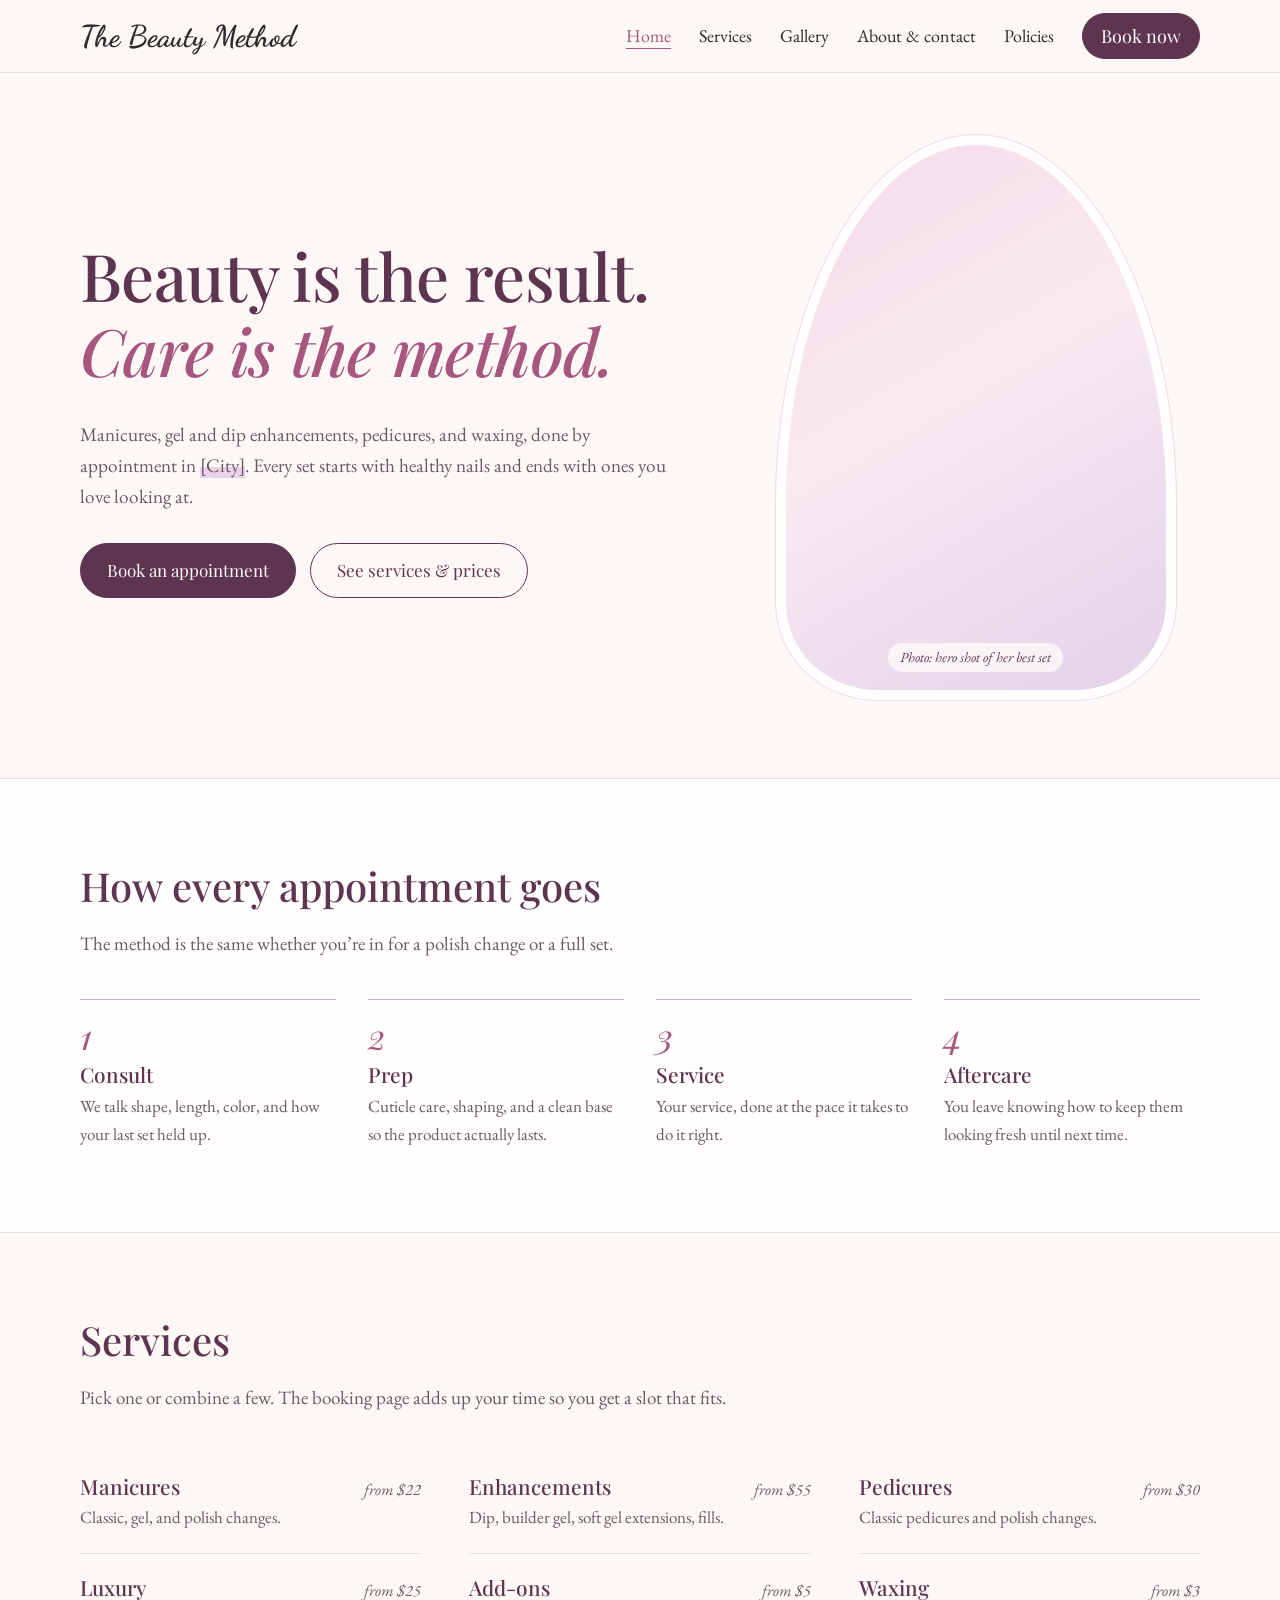
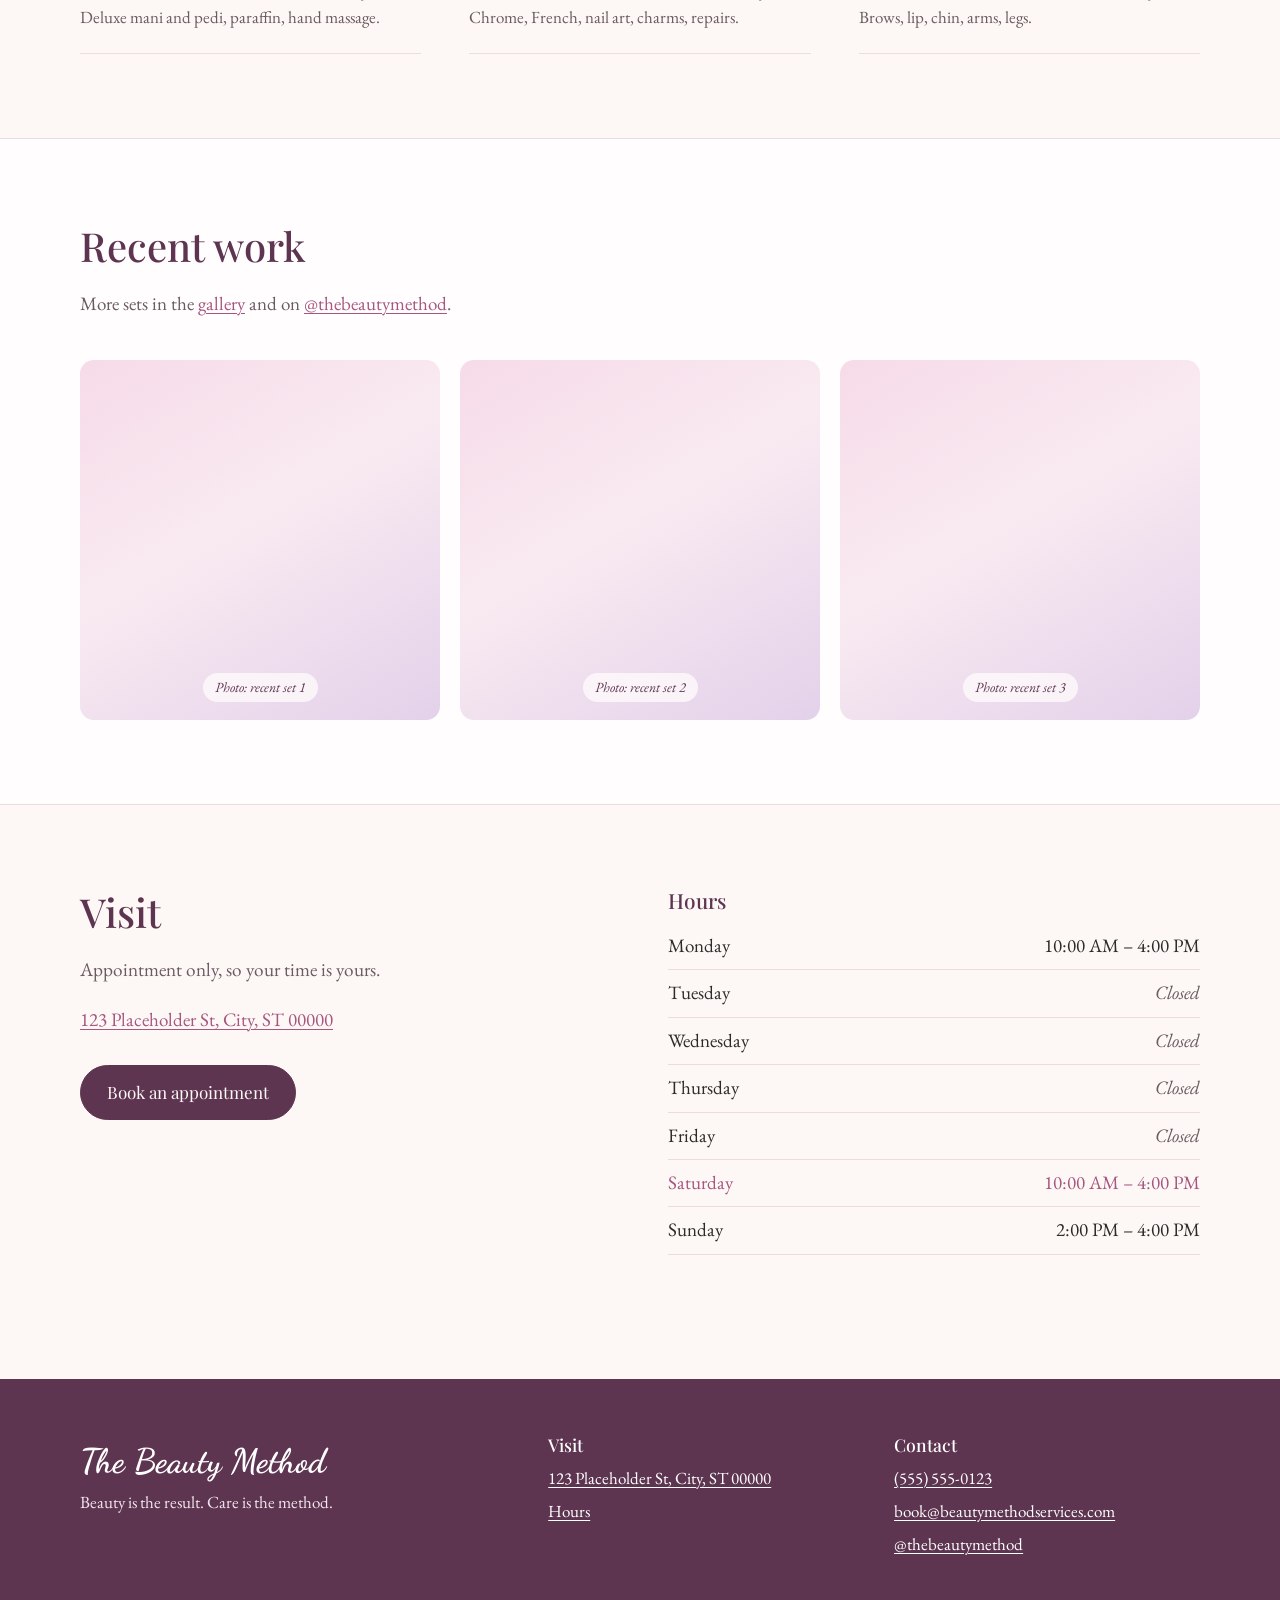
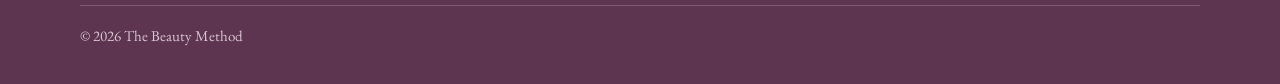
<file: index.html>
<!DOCTYPE html>
<html lang="en">
<head>
<meta charset="utf-8">
<meta name="viewport" content="width=device-width, initial-scale=1">
<title>The Beauty Method — Nails, pedicures & waxing</title>
<meta name="description" content="Manicures, gel and dip enhancements, pedicures, and waxing by appointment. Book online at The Beauty Method.">
<meta property="og:title" content="The Beauty Method — Nails, pedicures & waxing">
<meta property="og:description" content="Manicures, gel and dip enhancements, pedicures, and waxing by appointment. Book online at The Beauty Method.">
<link rel="icon" href="assets/favicon.svg" type="image/svg+xml">
<link rel="preconnect" href="https://fonts.googleapis.com">
<link rel="preconnect" href="https://fonts.gstatic.com" crossorigin>
<link href="https://fonts.googleapis.com/css2?family=Dancing+Script:wght@700&family=Playfair+Display:ital,wght@0,500;1,500&family=EB+Garamond:ital,wght@0,400;0,500;1,400&display=swap" rel="stylesheet">
<link rel="stylesheet" href="assets/css/styles.css">
</head>
<body>
<a class="skip" href="#main">Skip to content</a>
<header class="site-header">
  <div class="wrap">
    <a class="wordmark" href="index.html">The Beauty Method</a>
    <button class="nav-toggle" aria-expanded="false" aria-controls="nav">Menu</button>
    <nav class="nav" id="nav" aria-label="Main">
      <a href="index.html" aria-current="page">Home</a>
      <a href="services.html">Services</a>
      <a href="gallery.html">Gallery</a>
      <a href="about.html">About & contact</a>
      <a href="policies.html">Policies</a>
      <a class="btn btn--small" href="book.html">Book now</a>
    </nav>
  </div>
</header>
<main id="main">
<section class="hero">
  <div class="wrap">
    <div>
      <h1>Beauty is the result. <span class="second">Care is the method.</span></h1>
      <p class="lede measure">Manicures, gel and dip enhancements, pedicures, and waxing, done by appointment in <span class="ph">[City]</span>. Every set starts with healthy nails and ends with ones you love looking at.</p>
      <div class="actions">
        <a class="btn" href="book.html">Book an appointment</a>
        <a class="btn btn--ghost" href="services.html">See services &amp; prices</a>
      </div>
    </div>
    <div class="photo almond"><span class="photo-note">Photo: hero shot of her best set</span></div>
  </div>
</section>

<section class="section section--tint">
  <div class="wrap">
    <div class="section-head">
      <h2>How every appointment goes</h2>
      <p>The method is the same whether you’re in for a polish change or a full set.</p>
    </div>
    <ol class="method">
      <li><h3>Consult</h3><p>We talk shape, length, color, and how your last set held up.</p></li>
      <li><h3>Prep</h3><p>Cuticle care, shaping, and a clean base so the product actually lasts.</p></li>
      <li><h3>Service</h3><p>Your service, done at the pace it takes to do it right.</p></li>
      <li><h3>Aftercare</h3><p>You leave knowing how to keep them looking fresh until next time.</p></li>
    </ol>
  </div>
</section>

<section class="section">
  <div class="wrap">
    <div class="section-head">
      <h2>Services</h2>
      <p>Pick one or combine a few. The booking page adds up your time so you get a slot that fits.</p>
    </div>
    <div class="categories">
      <a class="category" href="services.html#basic-services"><h3>Manicures <span>from $22</span></h3><p>Classic, gel, and polish changes.</p></a>
      <a class="category" href="services.html#enhancement-services"><h3>Enhancements <span>from $55</span></h3><p>Dip, builder gel, soft gel extensions, fills.</p></a>
      <a class="category" href="services.html#foot-services"><h3>Pedicures <span>from $30</span></h3><p>Classic pedicures and polish changes.</p></a>
      <a class="category" href="services.html#luxury-services"><h3>Luxury <span>from $25</span></h3><p>Deluxe mani and pedi, paraffin, hand massage.</p></a>
      <a class="category" href="services.html#add-ons"><h3>Add-ons <span>from $5</span></h3><p>Chrome, French, nail art, charms, repairs.</p></a>
      <a class="category" href="services.html#waxing-services"><h3>Waxing <span>from $3</span></h3><p>Brows, lip, chin, arms, legs.</p></a>
    </div>
  </div>
</section>

<section class="section section--tint">
  <div class="wrap">
    <div class="section-head">
      <h2>Recent work</h2>
      <p>More sets in the <a href="gallery.html">gallery</a> and on <a data-cfg="instagram" href="#">Instagram</a>.</p>
    </div>
    <div class="strip">
      <div class="photo "><span class="photo-note">Photo: recent set 1</span></div>
      <div class="photo "><span class="photo-note">Photo: recent set 2</span></div>
      <div class="photo "><span class="photo-note">Photo: recent set 3</span></div>
    </div>
  </div>
</section>

<section class="section">
  <div class="wrap visit">
    <div>
      <h2>Visit</h2>
      <p class="lede">Appointment only, so your time is yours.</p>
      <p><a data-cfg="address" href="#">Address</a></p>
      <div class="actions"><a class="btn" href="book.html">Book an appointment</a></div>
    </div>
    <div id="hours">
      <h3>Hours</h3>
      <table class="hours" data-hours><tbody><tr><td class="hint">Loading hours…</td></tr></tbody></table>
    </div>
  </div>
</section>

</main>
<footer class="site-footer">
  <div class="wrap">
    <div class="footer-grid">
      <div>
        <a class="wordmark" href="index.html">The Beauty Method</a>
        <p>Beauty is the result. Care is the method.</p>
      </div>
      <div>
        <h2>Visit</h2>
        <p><a data-cfg="address" href="#">Address</a></p>
        <p><a href="about.html#hours">Hours</a></p>
      </div>
      <div>
        <h2>Contact</h2>
        <p><a data-cfg="phone" href="#">Phone</a></p>
        <p><a data-cfg="email" href="#">Email</a></p>
        <p><a data-cfg="instagram" href="#">Instagram</a></p>
      </div>
    </div>
    <div class="footer-bottom">© <span data-year></span> The Beauty Method</div>
  </div>
</footer>
<script src="assets/js/config.js"></script>
<script src="assets/js/api.js"></script>
<script src="assets/js/site.js"></script>

</body>
</html>
</file>
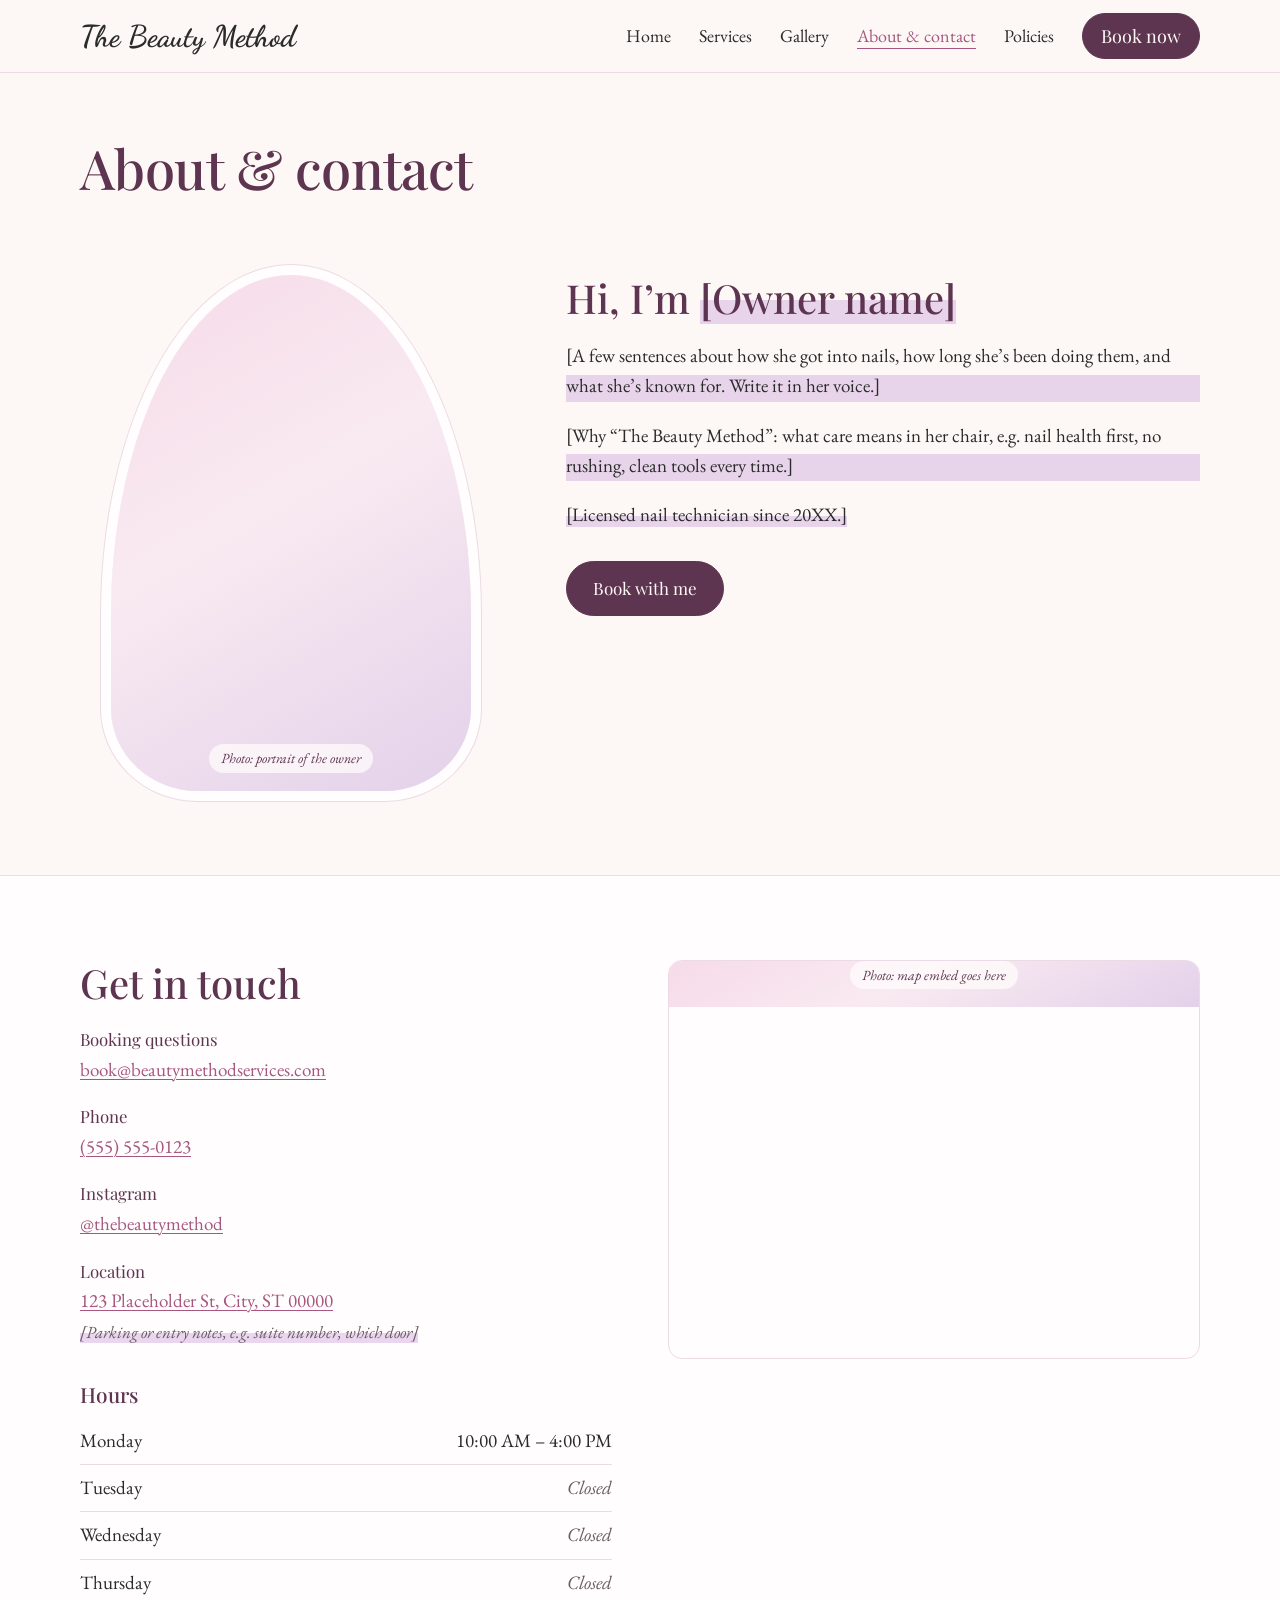
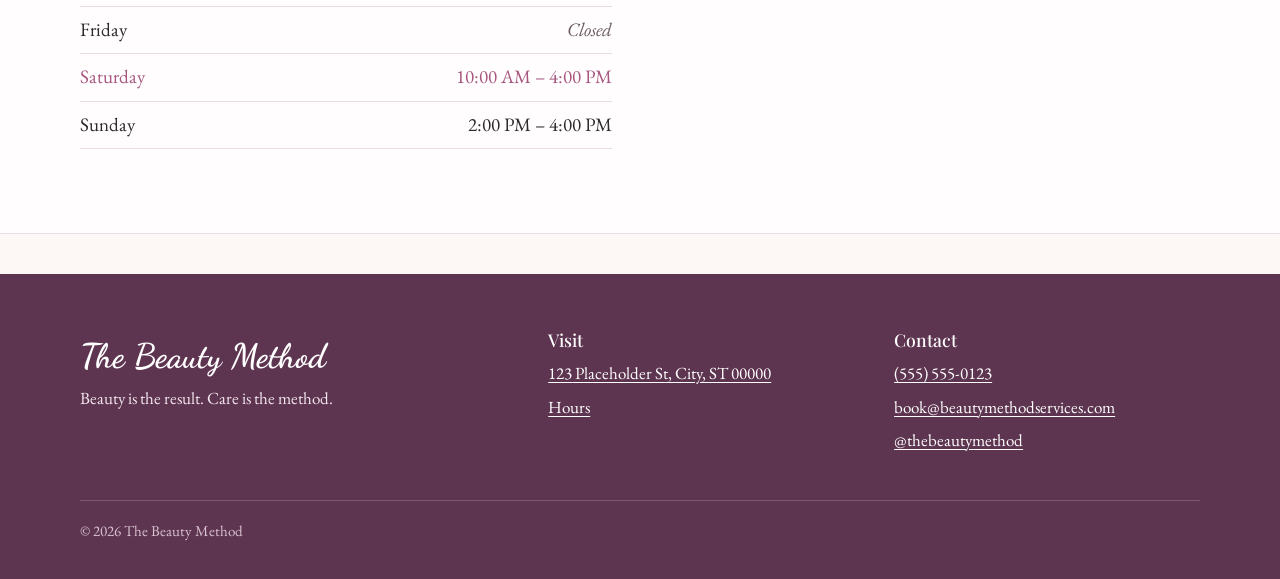
<file: about.html>
<!DOCTYPE html>
<html lang="en">
<head>
<meta charset="utf-8">
<meta name="viewport" content="width=device-width, initial-scale=1">
<title>About & contact — The Beauty Method</title>
<meta name="description" content="Meet the artist behind The Beauty Method. Hours, location, and how to get in touch.">
<meta property="og:title" content="About & contact — The Beauty Method">
<meta property="og:description" content="Meet the artist behind The Beauty Method. Hours, location, and how to get in touch.">
<link rel="icon" href="assets/favicon.svg" type="image/svg+xml">
<link rel="preconnect" href="https://fonts.googleapis.com">
<link rel="preconnect" href="https://fonts.gstatic.com" crossorigin>
<link href="https://fonts.googleapis.com/css2?family=Dancing+Script:wght@700&family=Playfair+Display:ital,wght@0,500;1,500&family=EB+Garamond:ital,wght@0,400;0,500;1,400&display=swap" rel="stylesheet">
<link rel="stylesheet" href="assets/css/styles.css">
</head>
<body>
<a class="skip" href="#main">Skip to content</a>
<header class="site-header">
  <div class="wrap">
    <a class="wordmark" href="index.html">The Beauty Method</a>
    <button class="nav-toggle" aria-expanded="false" aria-controls="nav">Menu</button>
    <nav class="nav" id="nav" aria-label="Main">
      <a href="index.html">Home</a>
      <a href="services.html">Services</a>
      <a href="gallery.html">Gallery</a>
      <a href="about.html" aria-current="page">About & contact</a>
      <a href="policies.html">Policies</a>
      <a class="btn btn--small" href="book.html">Book now</a>
    </nav>
  </div>
</header>
<main id="main">
<section class="page-head">
  <div class="wrap">
    <h1>About &amp; contact</h1>
  </div>
</section>
<section class="section" style="padding-top:20px">
  <div class="wrap about">
    <div class="photo almond"><span class="photo-note">Photo: portrait of the owner</span></div>
    <div class="measure">
      <h2>Hi, I’m <span class="ph">[Owner name]</span></h2>
      <p class="ph">[A few sentences about how she got into nails, how long she’s been doing them, and what she’s known for. Write it in her voice.]</p>
      <p class="ph">[Why “The Beauty Method”: what care means in her chair, e.g. nail health first, no rushing, clean tools every time.]</p>
      <p><span class="ph">[Licensed nail technician since 20XX.]</span></p>
      <div class="actions"><a class="btn" href="book.html">Book with me</a></div>
    </div>
  </div>
</section>
<section class="section section--tint" id="contact">
  <div class="wrap contact-grid">
    <div>
      <h2>Get in touch</h2>
      <dl class="facts">
        <dt>Booking questions</dt><dd><a data-cfg="email" href="#">Email</a></dd>
        <dt>Phone</dt><dd><a data-cfg="phone" href="#">Phone</a></dd>
        <dt>Instagram</dt><dd><a data-cfg="instagram" href="#">Instagram</a></dd>
        <dt>Location</dt><dd><a data-cfg="address" href="#">Address</a><br><span class="hint ph">[Parking or entry notes, e.g. suite number, which door]</span></dd>
      </dl>
      <h3 id="hours" style="margin-top:36px">Hours</h3>
      <table class="hours" data-hours><tbody><tr><td class="hint">Loading hours…</td></tr></tbody></table>
    </div>
    <div>
      <div class="map">
        <!-- Google Maps > Share > Embed a map > paste the iframe here, replacing the placeholder div -->
        <div class="photo "><span class="photo-note">Photo: map embed goes here</span></div>
      </div>
    </div>
  </div>
</section>

</main>
<footer class="site-footer">
  <div class="wrap">
    <div class="footer-grid">
      <div>
        <a class="wordmark" href="index.html">The Beauty Method</a>
        <p>Beauty is the result. Care is the method.</p>
      </div>
      <div>
        <h2>Visit</h2>
        <p><a data-cfg="address" href="#">Address</a></p>
        <p><a href="about.html#hours">Hours</a></p>
      </div>
      <div>
        <h2>Contact</h2>
        <p><a data-cfg="phone" href="#">Phone</a></p>
        <p><a data-cfg="email" href="#">Email</a></p>
        <p><a data-cfg="instagram" href="#">Instagram</a></p>
      </div>
    </div>
    <div class="footer-bottom">© <span data-year></span> The Beauty Method</div>
  </div>
</footer>
<script src="assets/js/config.js"></script>
<script src="assets/js/api.js"></script>
<script src="assets/js/site.js"></script>

</body>
</html>
</file>
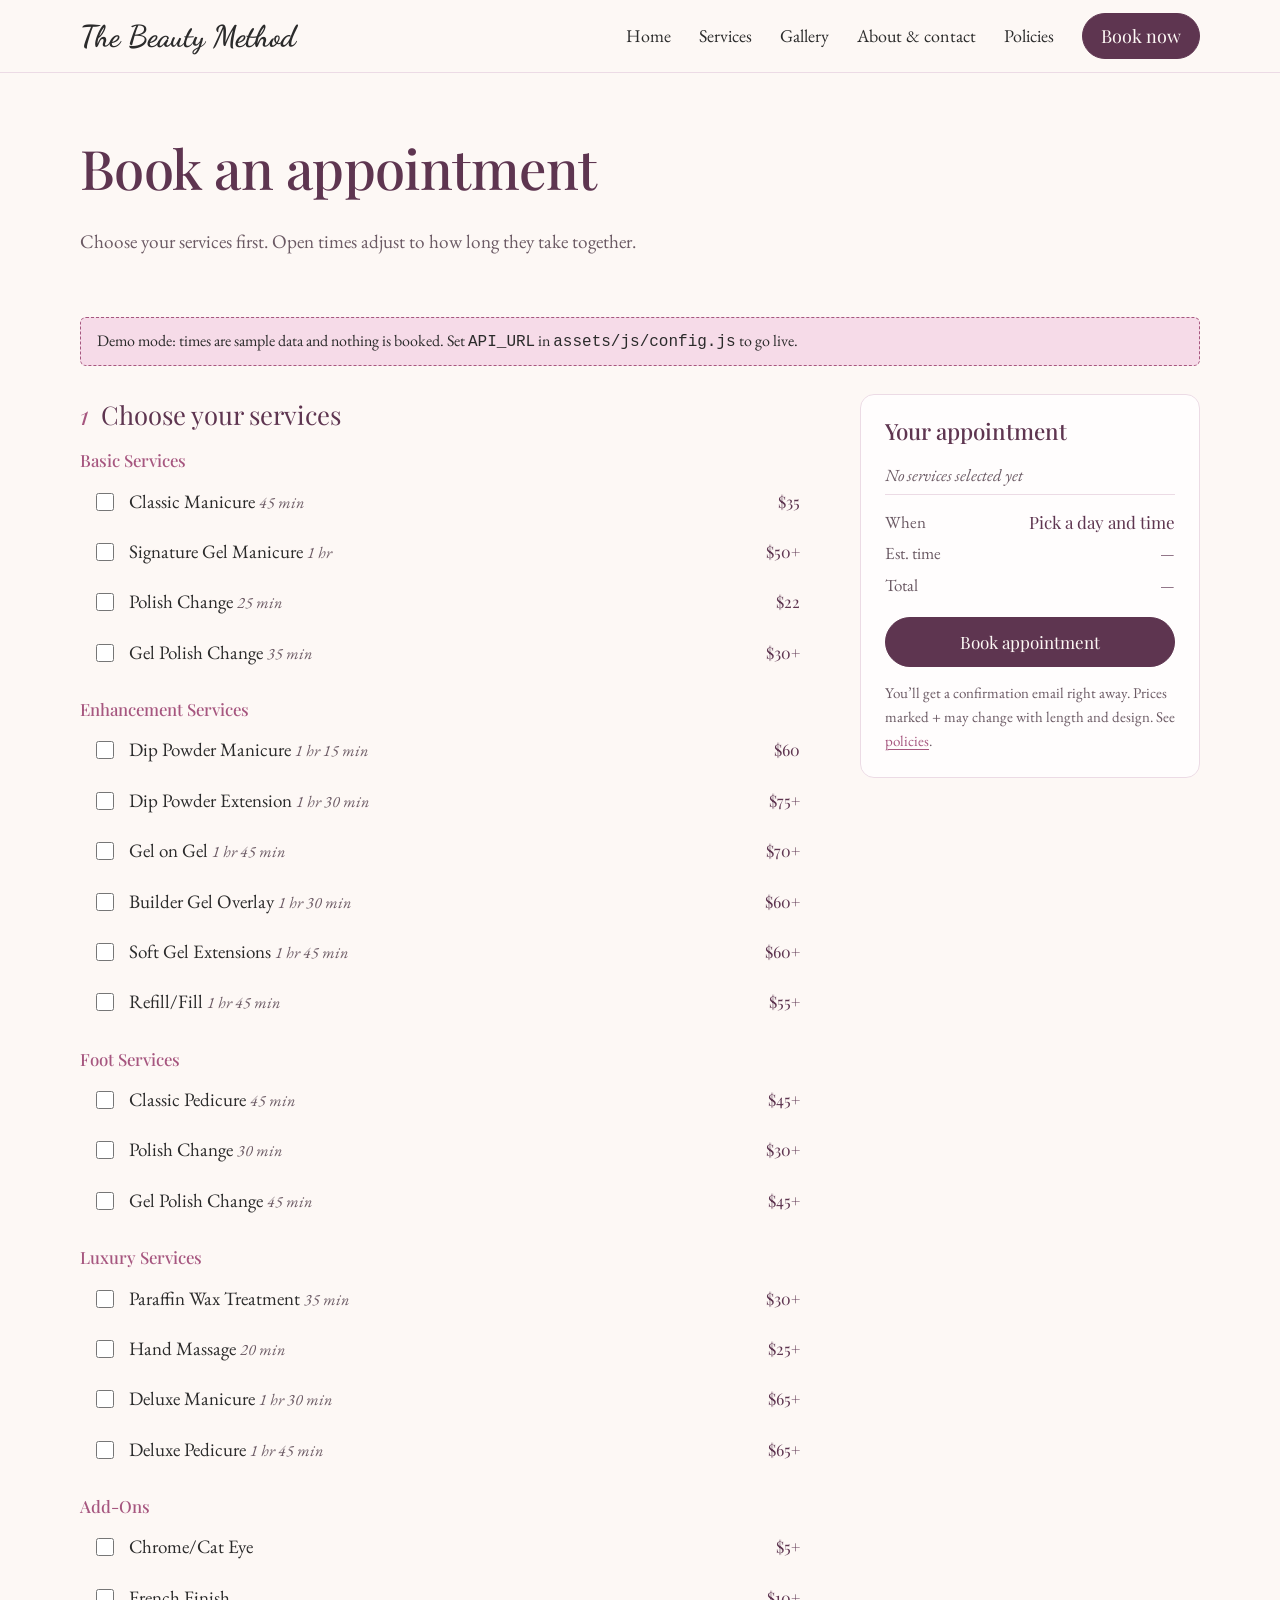
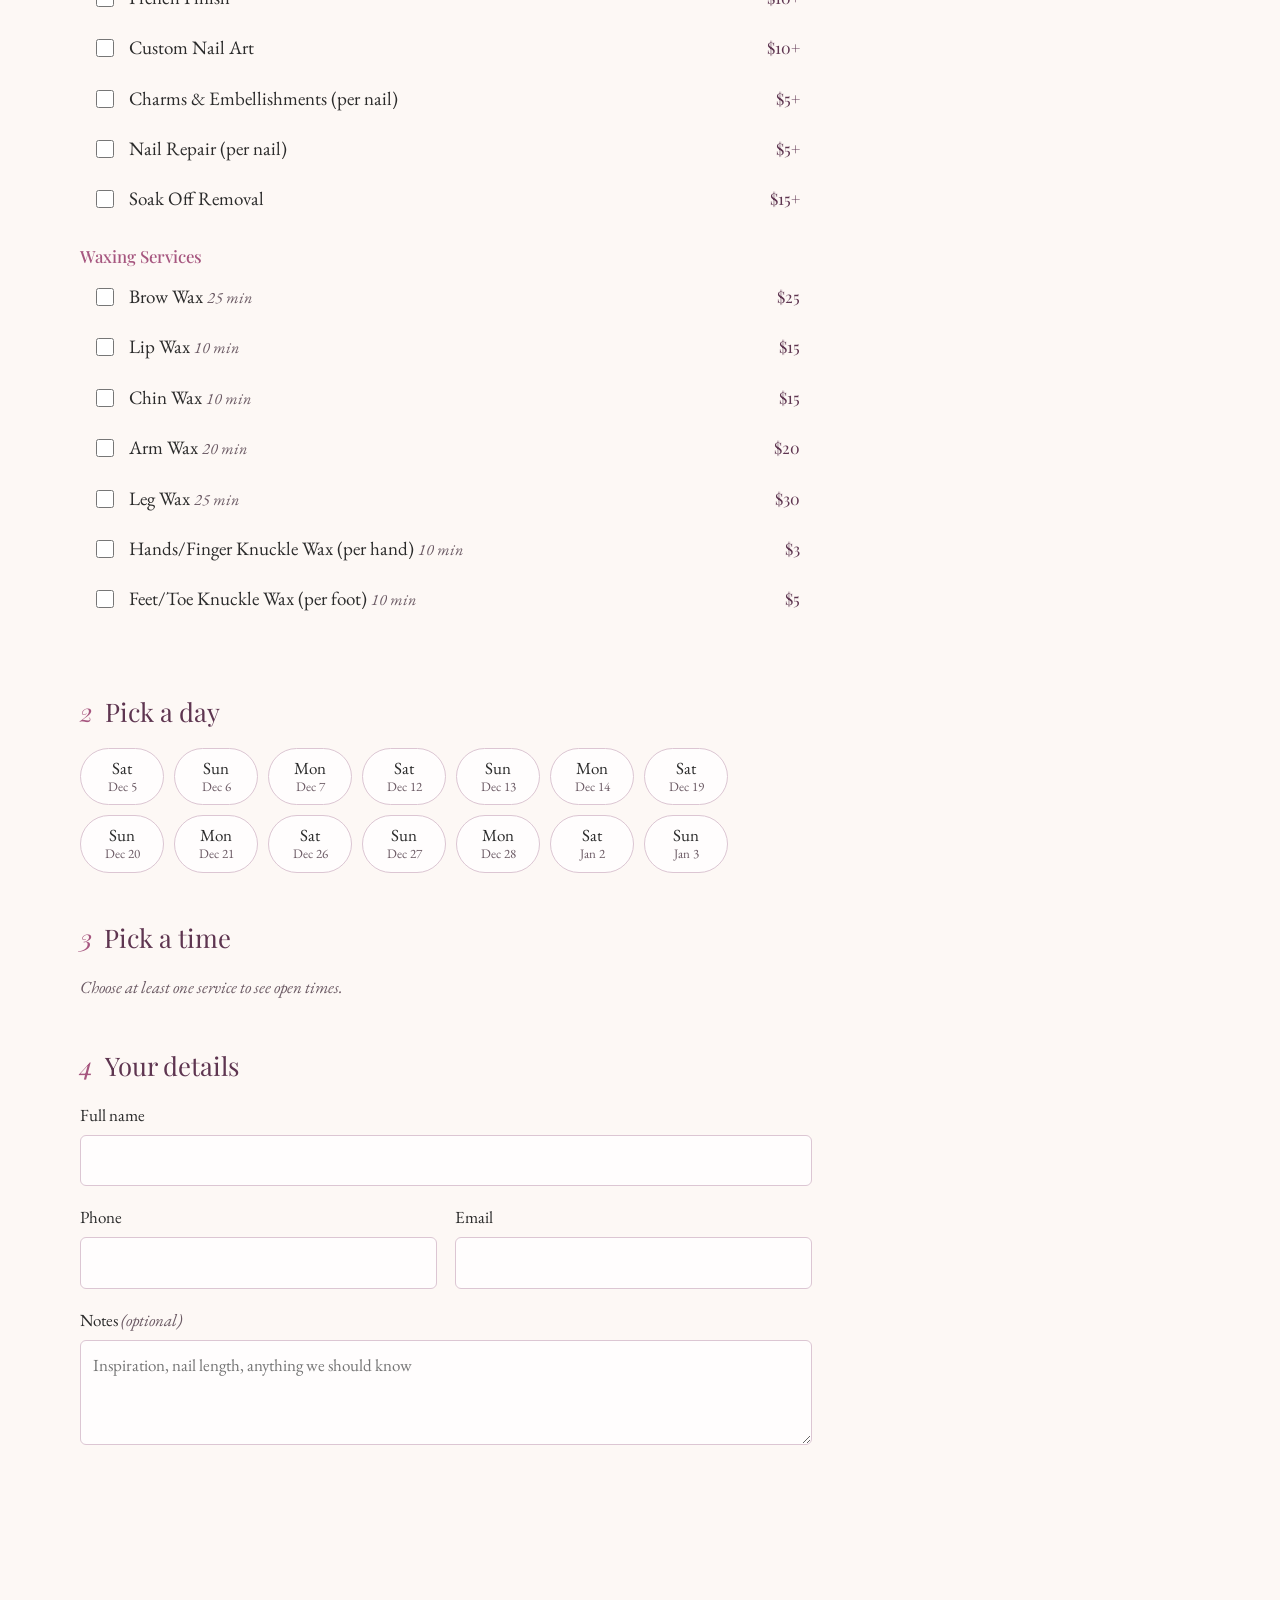
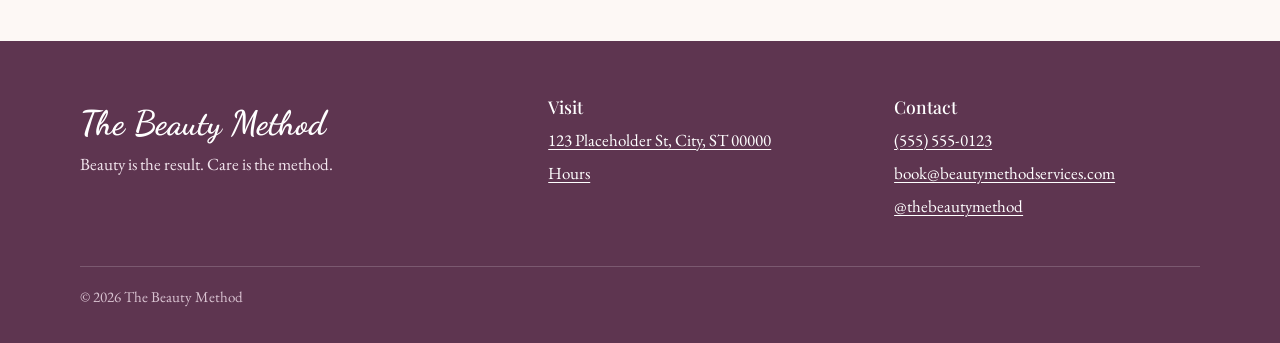
<file: book.html>
<!DOCTYPE html>
<html lang="en">
<head>
<meta charset="utf-8">
<meta name="viewport" content="width=device-width, initial-scale=1">
<title>Book an appointment — The Beauty Method</title>
<meta name="description" content="Choose your services, pick a day and time, and book your appointment online.">
<meta property="og:title" content="Book an appointment — The Beauty Method">
<meta property="og:description" content="Choose your services, pick a day and time, and book your appointment online.">
<link rel="icon" href="assets/favicon.svg" type="image/svg+xml">
<link rel="preconnect" href="https://fonts.googleapis.com">
<link rel="preconnect" href="https://fonts.gstatic.com" crossorigin>
<link href="https://fonts.googleapis.com/css2?family=Dancing+Script:wght@700&family=Playfair+Display:ital,wght@0,500;1,500&family=EB+Garamond:ital,wght@0,400;0,500;1,400&display=swap" rel="stylesheet">
<link rel="stylesheet" href="assets/css/styles.css">
</head>
<body>
<a class="skip" href="#main">Skip to content</a>
<header class="site-header">
  <div class="wrap">
    <a class="wordmark" href="index.html">The Beauty Method</a>
    <button class="nav-toggle" aria-expanded="false" aria-controls="nav">Menu</button>
    <nav class="nav" id="nav" aria-label="Main">
      <a href="index.html">Home</a>
      <a href="services.html">Services</a>
      <a href="gallery.html">Gallery</a>
      <a href="about.html">About & contact</a>
      <a href="policies.html">Policies</a>
      <a class="btn btn--small" href="book.html" aria-current="page">Book now</a>
    </nav>
  </div>
</header>
<main id="main">
<section class="page-head">
  <div class="wrap">
    <h1>Book an appointment</h1>
    <p class="lede measure">Choose your services first. Open times adjust to how long they take together.</p>
  </div>
</section>
<section class="section" style="padding-top:12px">
  <div class="wrap">
    <p class="demo-banner" id="demoBanner" hidden>Demo mode: times are sample data and nothing is booked. Set <code>API_URL</code> in <code>assets/js/config.js</code> to go live.</p>
    <form id="bookForm" novalidate>
      <div class="book-layout">
        <div>
          <fieldset class="step">
            <legend><span class="n">1</span> Choose your services</legend>
            <div id="services"><p class="loading">Loading services…</p></div>
          </fieldset>
          <fieldset class="step">
            <legend><span class="n">2</span> Pick a day</legend>
            <div class="chips" id="dates"><p class="loading">Loading days…</p></div>
          </fieldset>
          <fieldset class="step">
            <legend><span class="n">3</span> Pick a time</legend>
            <p class="hint" id="timeHint" aria-live="polite">Choose at least one service to see open times.</p>
            <div class="chips" id="times"></div>
          </fieldset>
          <fieldset class="step">
            <legend><span class="n">4</span> Your details</legend>
            <div class="field"><label for="name">Full name</label><input type="text" id="name" autocomplete="name" required></div>
            <div class="fields-2">
              <div class="field"><label for="phone">Phone</label><input type="tel" id="phone" autocomplete="tel" required></div>
              <div class="field"><label for="email">Email</label><input type="email" id="email" autocomplete="email" required></div>
            </div>
            <div class="field"><label for="notes">Notes <span class="opt">(optional)</span></label><textarea id="notes" rows="3" placeholder="Inspiration, nail length, anything we should know"></textarea></div>
            <div class="hp-field" aria-hidden="true"><label for="website">Website</label><input type="text" id="website" tabindex="-1" autocomplete="off"></div>
          </fieldset>
        </div>
        <aside class="summary" aria-live="polite">
          <h2>Your appointment</h2>
          <ul id="sumList"></ul>
          <dl class="totals">
            <dt>When</dt><dd id="sumWhen">Pick a day and time</dd>
            <dt>Est. time</dt><dd id="sumTime">—</dd>
            <dt id="sumPriceLabel">Total</dt><dd id="sumPrice">—</dd>
          </dl>
          <button class="btn" id="submitBtn" type="submit">Book appointment</button>
          <div id="message" role="alert"></div>
          <p class="fine">You’ll get a confirmation email right away. Prices marked + may change with length and design. See <a href="policies.html">policies</a>.</p>
        </aside>
      </div>
    </form>
  </div>
</section>

</main>
<footer class="site-footer">
  <div class="wrap">
    <div class="footer-grid">
      <div>
        <a class="wordmark" href="index.html">The Beauty Method</a>
        <p>Beauty is the result. Care is the method.</p>
      </div>
      <div>
        <h2>Visit</h2>
        <p><a data-cfg="address" href="#">Address</a></p>
        <p><a href="about.html#hours">Hours</a></p>
      </div>
      <div>
        <h2>Contact</h2>
        <p><a data-cfg="phone" href="#">Phone</a></p>
        <p><a data-cfg="email" href="#">Email</a></p>
        <p><a data-cfg="instagram" href="#">Instagram</a></p>
      </div>
    </div>
    <div class="footer-bottom">© <span data-year></span> The Beauty Method</div>
  </div>
</footer>
<script src="assets/js/config.js"></script>
<script src="assets/js/api.js"></script>
<script src="assets/js/site.js"></script>
<script src="assets/js/book.js"></script>
</body>
</html>
</file>
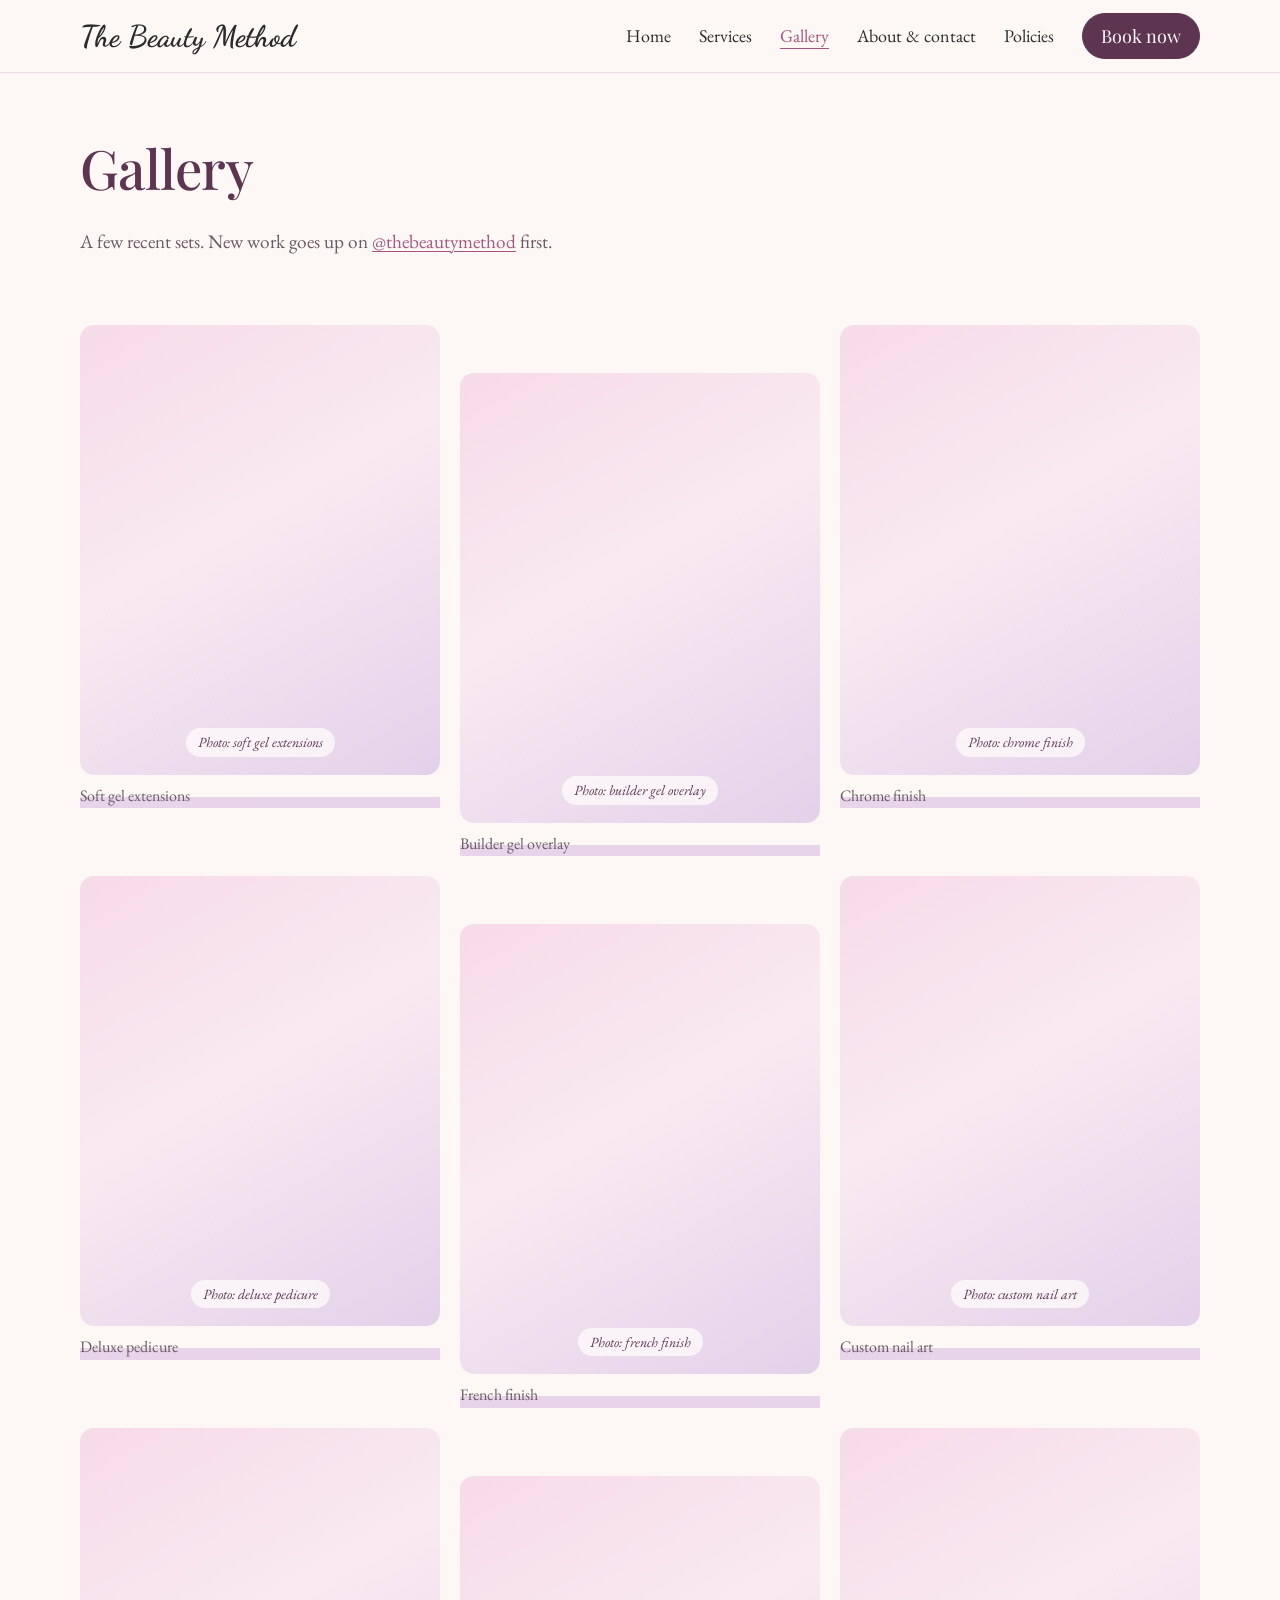
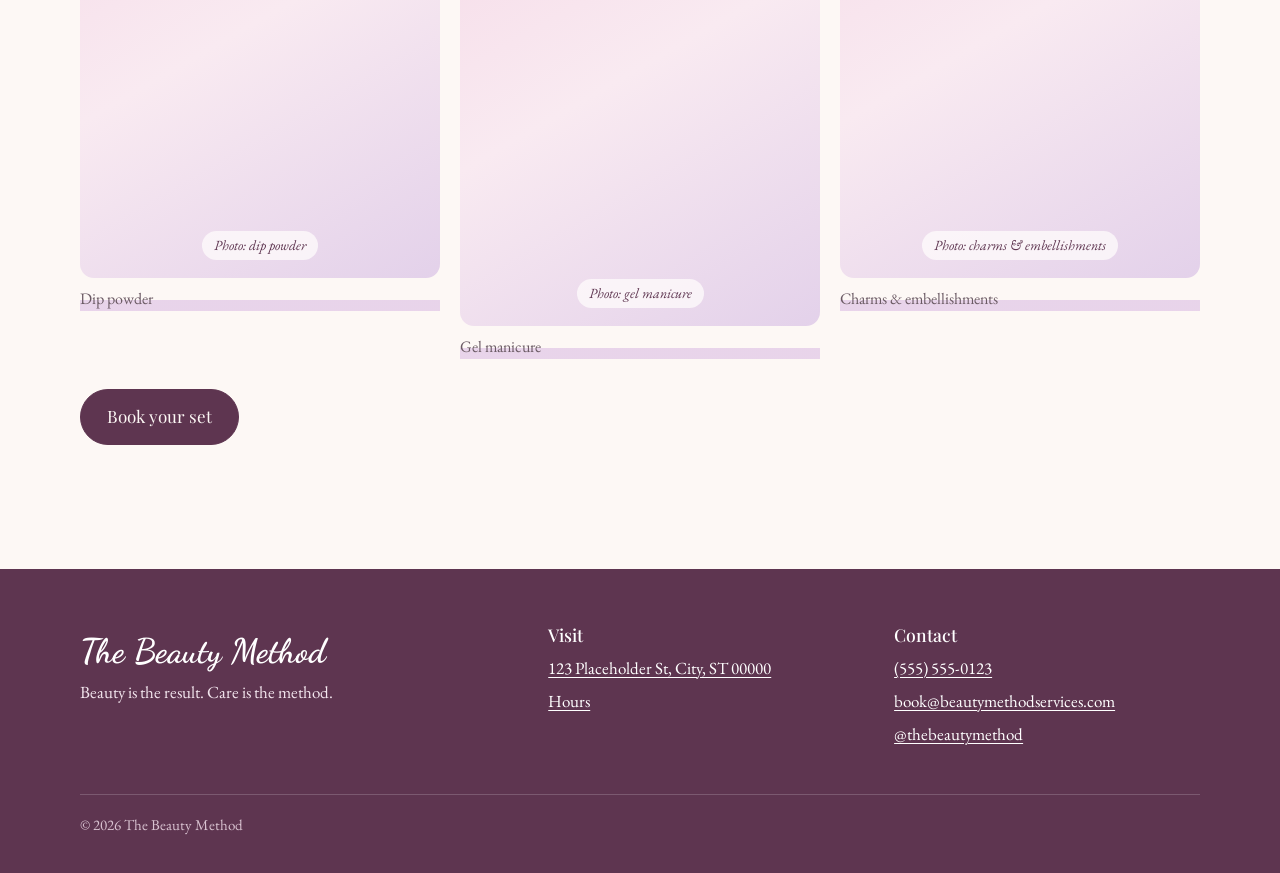
<file: gallery.html>
<!DOCTYPE html>
<html lang="en">
<head>
<meta charset="utf-8">
<meta name="viewport" content="width=device-width, initial-scale=1">
<title>Gallery — The Beauty Method</title>
<meta name="description" content="Recent nail sets, extensions, nail art, and pedicures from The Beauty Method.">
<meta property="og:title" content="Gallery — The Beauty Method">
<meta property="og:description" content="Recent nail sets, extensions, nail art, and pedicures from The Beauty Method.">
<link rel="icon" href="assets/favicon.svg" type="image/svg+xml">
<link rel="preconnect" href="https://fonts.googleapis.com">
<link rel="preconnect" href="https://fonts.gstatic.com" crossorigin>
<link href="https://fonts.googleapis.com/css2?family=Dancing+Script:wght@700&family=Playfair+Display:ital,wght@0,500;1,500&family=EB+Garamond:ital,wght@0,400;0,500;1,400&display=swap" rel="stylesheet">
<link rel="stylesheet" href="assets/css/styles.css">
</head>
<body>
<a class="skip" href="#main">Skip to content</a>
<header class="site-header">
  <div class="wrap">
    <a class="wordmark" href="index.html">The Beauty Method</a>
    <button class="nav-toggle" aria-expanded="false" aria-controls="nav">Menu</button>
    <nav class="nav" id="nav" aria-label="Main">
      <a href="index.html">Home</a>
      <a href="services.html">Services</a>
      <a href="gallery.html" aria-current="page">Gallery</a>
      <a href="about.html">About & contact</a>
      <a href="policies.html">Policies</a>
      <a class="btn btn--small" href="book.html">Book now</a>
    </nav>
  </div>
</header>
<main id="main">
<section class="page-head">
  <div class="wrap">
    <h1>Gallery</h1>
    <p class="lede measure">A few recent sets. New work goes up on <a data-cfg="instagram" href="#">Instagram</a> first.</p>
  </div>
</section>
<section class="section" style="padding-top:20px">
  <div class="wrap">
    <div class="gallery">
      <figure><div class="photo "><span class="photo-note">Photo: soft gel extensions</span></div><figcaption class="ph">Soft gel extensions</figcaption></figure>
      <figure><div class="photo "><span class="photo-note">Photo: builder gel overlay</span></div><figcaption class="ph">Builder gel overlay</figcaption></figure>
      <figure><div class="photo "><span class="photo-note">Photo: chrome finish</span></div><figcaption class="ph">Chrome finish</figcaption></figure>
      <figure><div class="photo "><span class="photo-note">Photo: deluxe pedicure</span></div><figcaption class="ph">Deluxe pedicure</figcaption></figure>
      <figure><div class="photo "><span class="photo-note">Photo: french finish</span></div><figcaption class="ph">French finish</figcaption></figure>
      <figure><div class="photo "><span class="photo-note">Photo: custom nail art</span></div><figcaption class="ph">Custom nail art</figcaption></figure>
      <figure><div class="photo "><span class="photo-note">Photo: dip powder</span></div><figcaption class="ph">Dip powder</figcaption></figure>
      <figure><div class="photo "><span class="photo-note">Photo: gel manicure</span></div><figcaption class="ph">Gel manicure</figcaption></figure>
      <figure><div class="photo "><span class="photo-note">Photo: charms & embellishments</span></div><figcaption class="ph">Charms & embellishments</figcaption></figure>
    </div>
    <div class="actions"><a class="btn" href="book.html">Book your set</a></div>
  </div>
</section>

</main>
<footer class="site-footer">
  <div class="wrap">
    <div class="footer-grid">
      <div>
        <a class="wordmark" href="index.html">The Beauty Method</a>
        <p>Beauty is the result. Care is the method.</p>
      </div>
      <div>
        <h2>Visit</h2>
        <p><a data-cfg="address" href="#">Address</a></p>
        <p><a href="about.html#hours">Hours</a></p>
      </div>
      <div>
        <h2>Contact</h2>
        <p><a data-cfg="phone" href="#">Phone</a></p>
        <p><a data-cfg="email" href="#">Email</a></p>
        <p><a data-cfg="instagram" href="#">Instagram</a></p>
      </div>
    </div>
    <div class="footer-bottom">© <span data-year></span> The Beauty Method</div>
  </div>
</footer>
<script src="assets/js/config.js"></script>
<script src="assets/js/api.js"></script>
<script src="assets/js/site.js"></script>

</body>
</html>
</file>
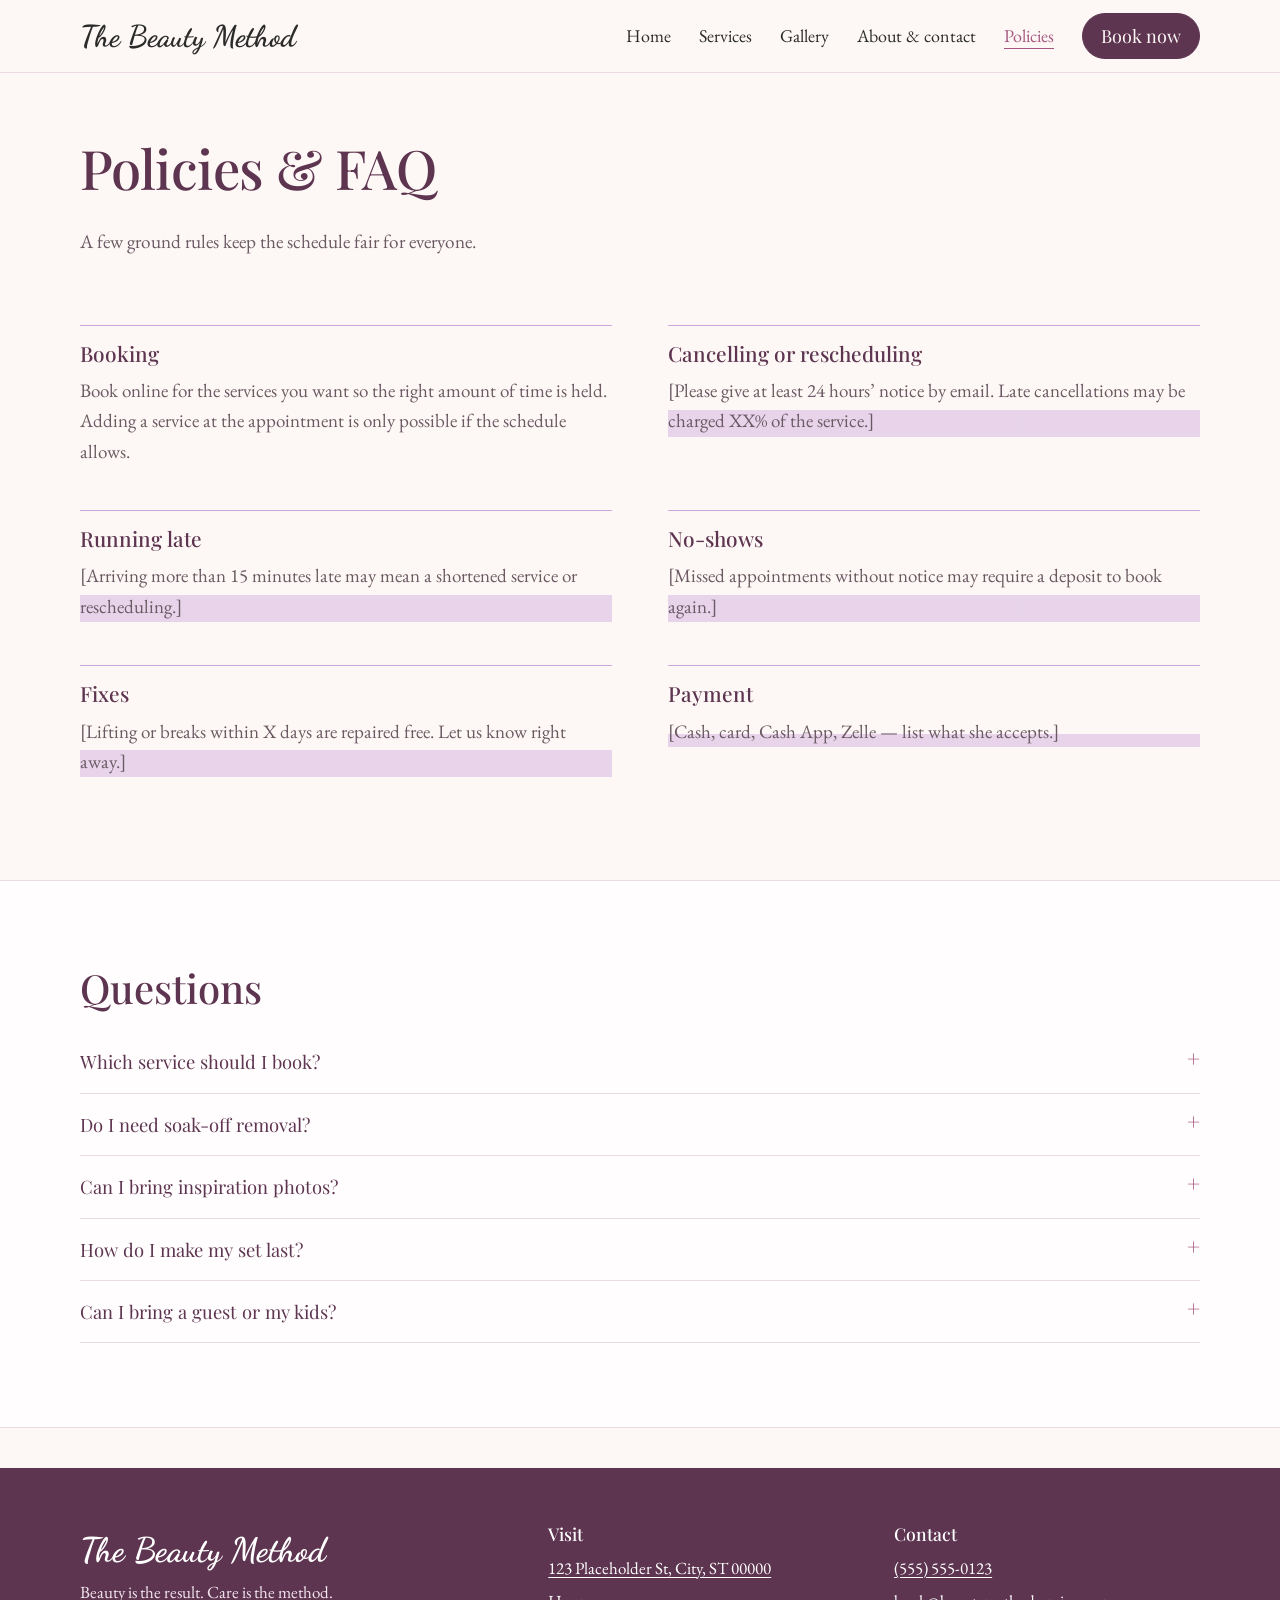
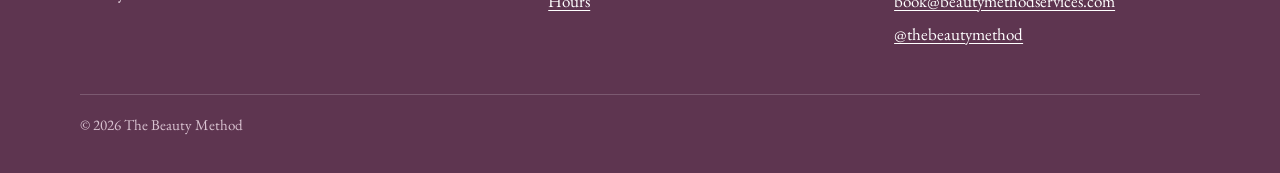
<file: policies.html>
<!DOCTYPE html>
<html lang="en">
<head>
<meta charset="utf-8">
<meta name="viewport" content="width=device-width, initial-scale=1">
<title>Policies & FAQ — The Beauty Method</title>
<meta name="description" content="Booking, cancellation, and lateness policies, plus answers to common questions and aftercare tips.">
<meta property="og:title" content="Policies & FAQ — The Beauty Method">
<meta property="og:description" content="Booking, cancellation, and lateness policies, plus answers to common questions and aftercare tips.">
<link rel="icon" href="assets/favicon.svg" type="image/svg+xml">
<link rel="preconnect" href="https://fonts.googleapis.com">
<link rel="preconnect" href="https://fonts.gstatic.com" crossorigin>
<link href="https://fonts.googleapis.com/css2?family=Dancing+Script:wght@700&family=Playfair+Display:ital,wght@0,500;1,500&family=EB+Garamond:ital,wght@0,400;0,500;1,400&display=swap" rel="stylesheet">
<link rel="stylesheet" href="assets/css/styles.css">
</head>
<body>
<a class="skip" href="#main">Skip to content</a>
<header class="site-header">
  <div class="wrap">
    <a class="wordmark" href="index.html">The Beauty Method</a>
    <button class="nav-toggle" aria-expanded="false" aria-controls="nav">Menu</button>
    <nav class="nav" id="nav" aria-label="Main">
      <a href="index.html">Home</a>
      <a href="services.html">Services</a>
      <a href="gallery.html">Gallery</a>
      <a href="about.html">About & contact</a>
      <a href="policies.html" aria-current="page">Policies</a>
      <a class="btn btn--small" href="book.html">Book now</a>
    </nav>
  </div>
</header>
<main id="main">
<section class="page-head">
  <div class="wrap">
    <h1>Policies &amp; FAQ</h1>
    <p class="lede measure">A few ground rules keep the schedule fair for everyone.</p>
  </div>
</section>
<section class="section" style="padding-top:20px">
  <div class="wrap">
    <div class="policies">
      <section><h3>Booking</h3><p>Book online for the services you want so the right amount of time is held. Adding a service at the appointment is only possible if the schedule allows.</p></section>
      <section><h3>Cancelling or rescheduling</h3><p class="ph">[Please give at least 24 hours’ notice by email. Late cancellations may be charged XX% of the service.]</p></section>
      <section><h3>Running late</h3><p class="ph">[Arriving more than 15 minutes late may mean a shortened service or rescheduling.]</p></section>
      <section><h3>No-shows</h3><p class="ph">[Missed appointments without notice may require a deposit to book again.]</p></section>
      <section><h3>Fixes</h3><p class="ph">[Lifting or breaks within X days are repaired free. Let us know right away.]</p></section>
      <section><h3>Payment</h3><p class="ph">[Cash, card, Cash App, Zelle — list what she accepts.]</p></section>
    </div>
  </div>
</section>
<section class="section section--tint">
  <div class="wrap faq">
    <h2>Questions</h2>
    <details><summary>Which service should I book?</summary><p>Not sure between gel, dip, and builder gel? Book the closest match and add a note. We’ll talk it through during the consult and adjust if there’s time.</p></details>
    <details><summary>Do I need soak-off removal?</summary><p>If you’re coming in with gel, dip, or extensions from somewhere else, add Soak Off Removal so there’s time to take them off gently.</p></details>
    <details><summary>Can I bring inspiration photos?</summary><p>Please do. Add a note when you book, and bring the photos on your phone.</p></details>
    <details><summary>How do I make my set last?</summary><p>Wear gloves for cleaning and dishes, use cuticle oil daily, and don’t use your nails as tools. Book your fill or next set before things start lifting.</p></details>
    <details><summary>Can I bring a guest or my kids?</summary><p class="ph">[Her policy on guests and children.]</p></details>
  </div>
</section>

</main>
<footer class="site-footer">
  <div class="wrap">
    <div class="footer-grid">
      <div>
        <a class="wordmark" href="index.html">The Beauty Method</a>
        <p>Beauty is the result. Care is the method.</p>
      </div>
      <div>
        <h2>Visit</h2>
        <p><a data-cfg="address" href="#">Address</a></p>
        <p><a href="about.html#hours">Hours</a></p>
      </div>
      <div>
        <h2>Contact</h2>
        <p><a data-cfg="phone" href="#">Phone</a></p>
        <p><a data-cfg="email" href="#">Email</a></p>
        <p><a data-cfg="instagram" href="#">Instagram</a></p>
      </div>
    </div>
    <div class="footer-bottom">© <span data-year></span> The Beauty Method</div>
  </div>
</footer>
<script src="assets/js/config.js"></script>
<script src="assets/js/api.js"></script>
<script src="assets/js/site.js"></script>

</body>
</html>
</file>
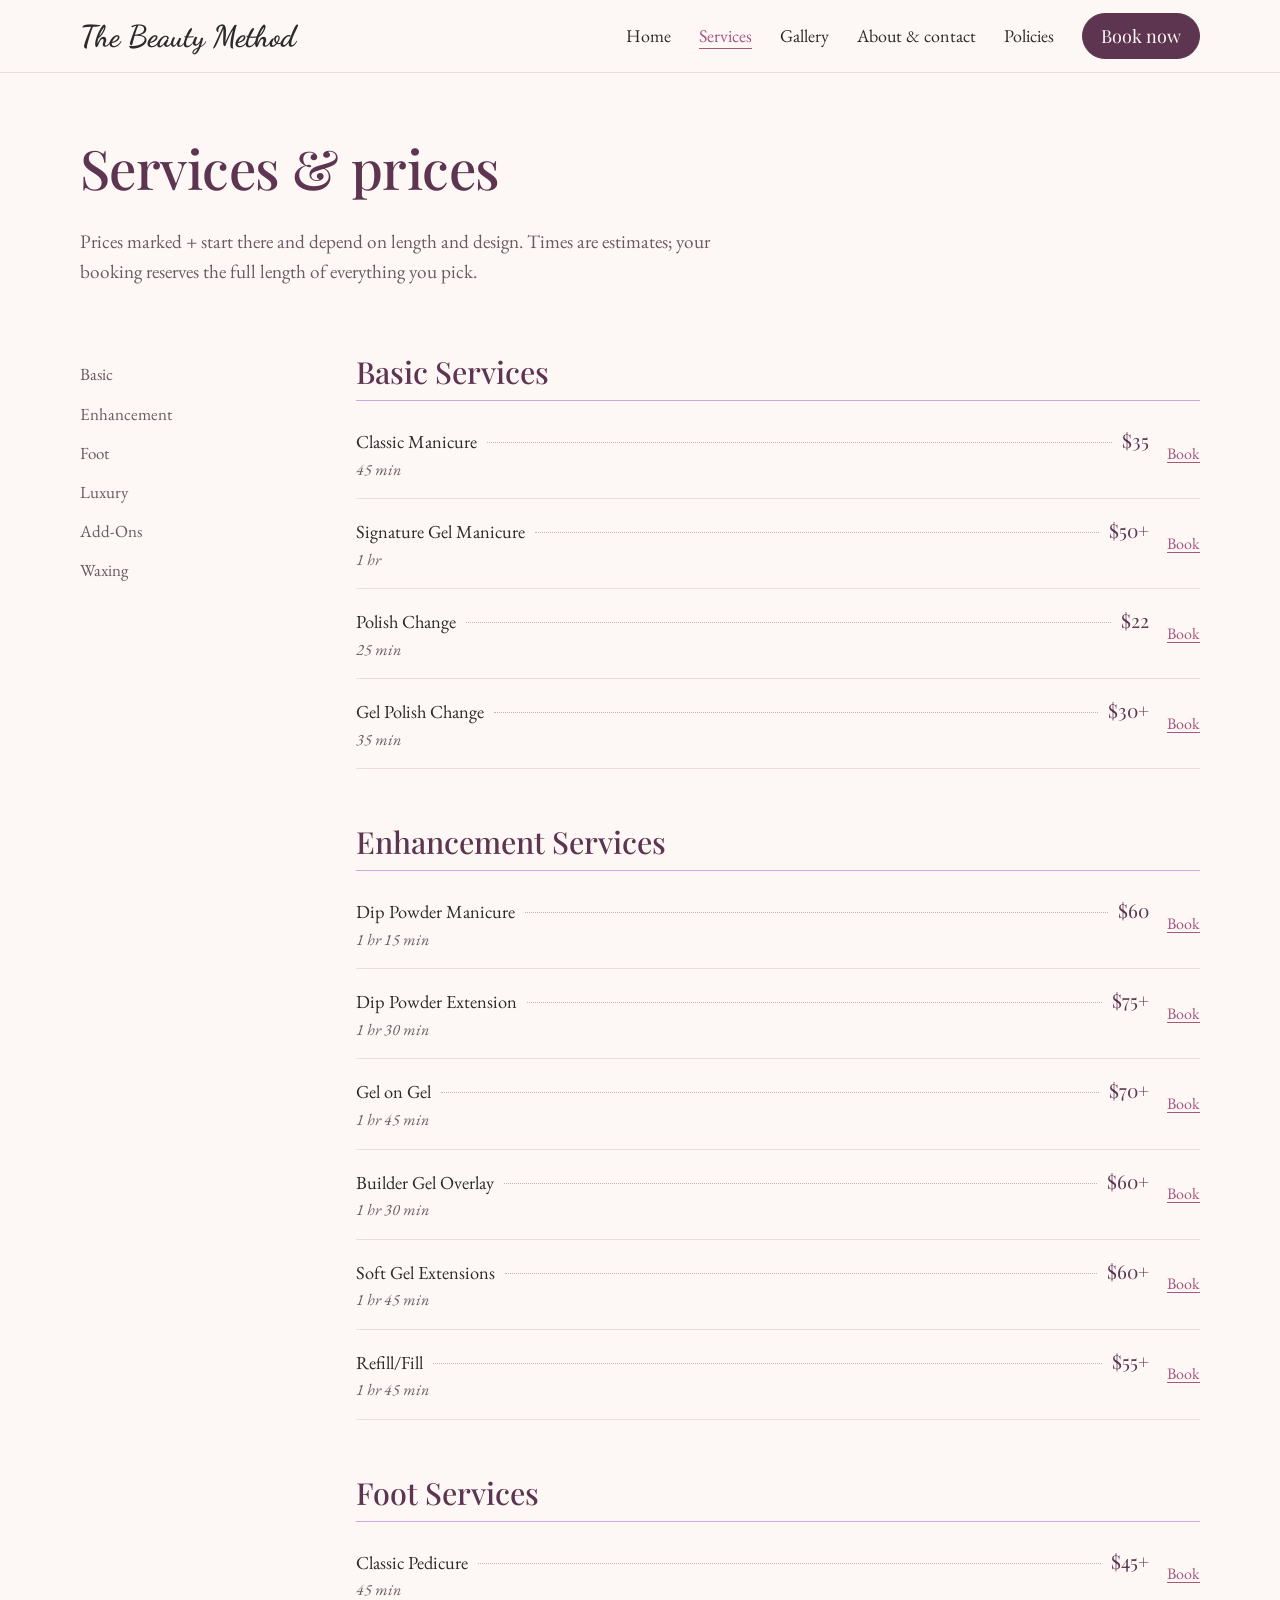
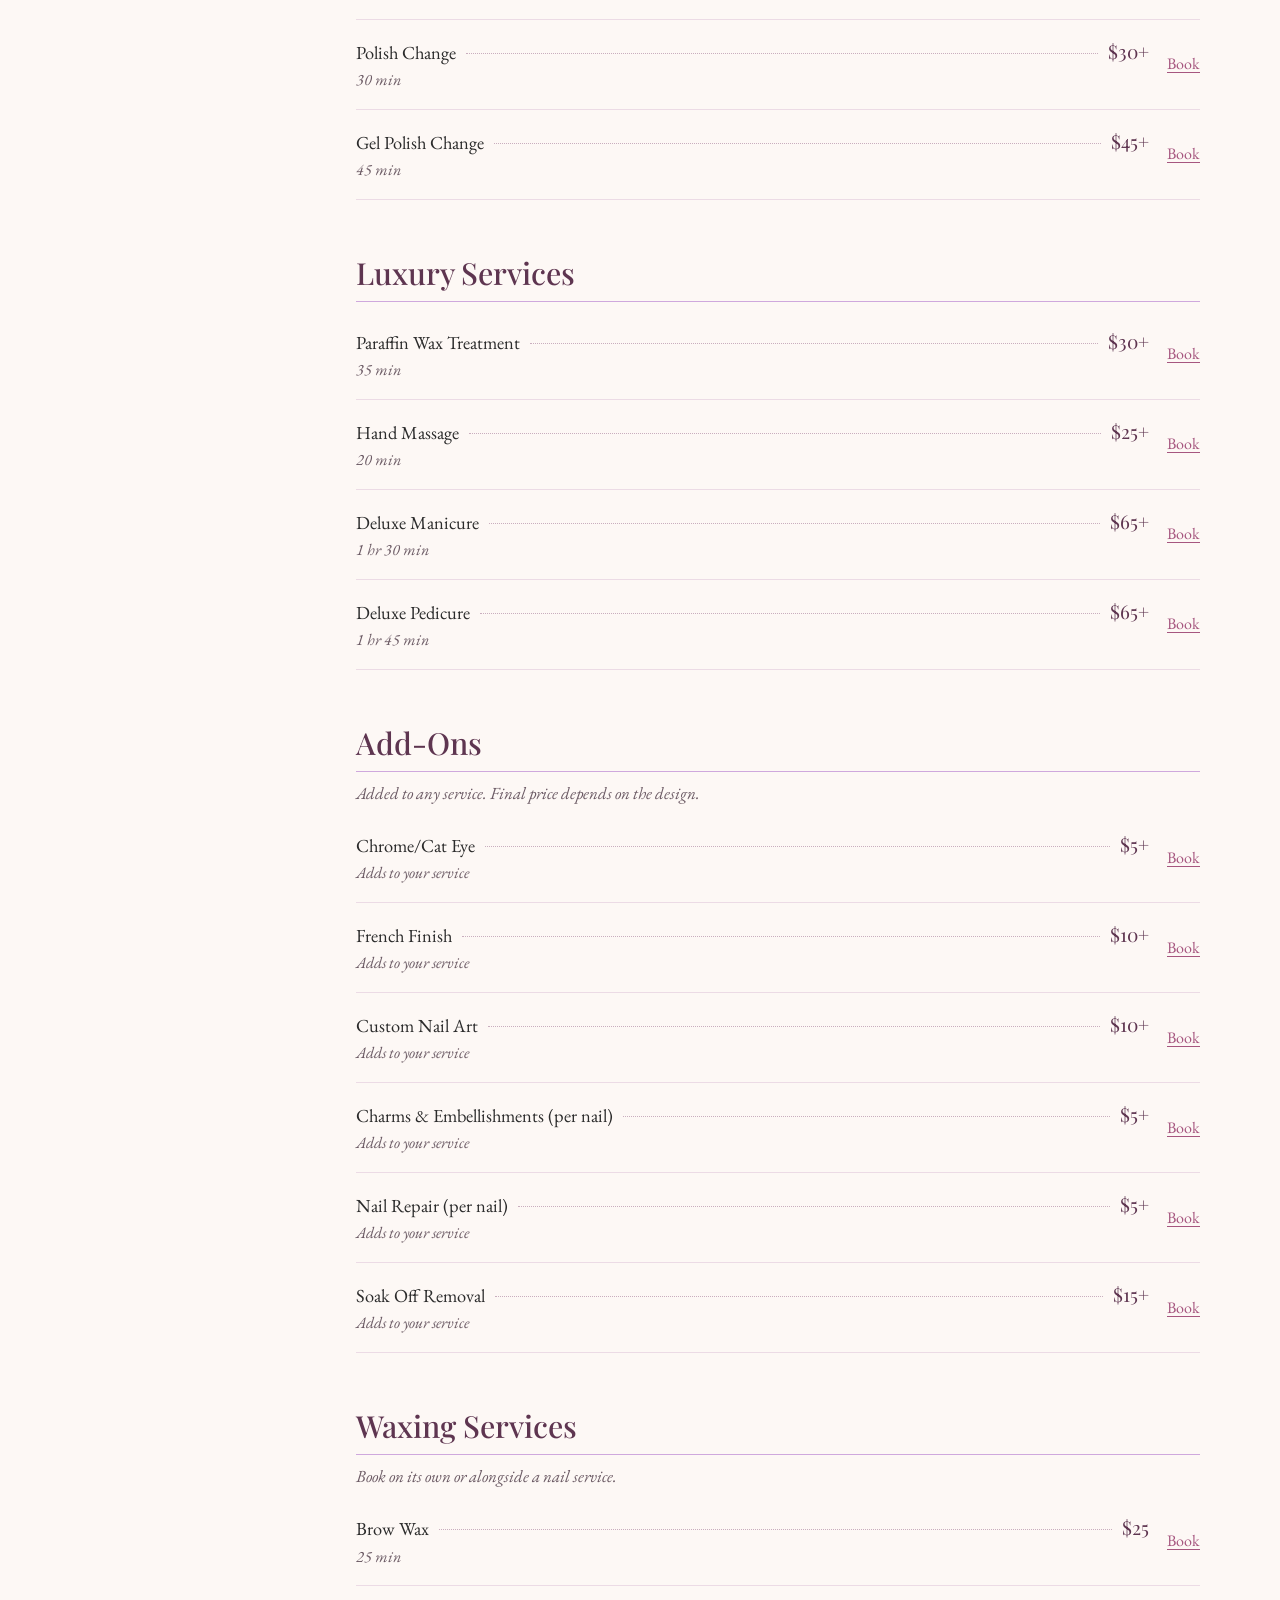
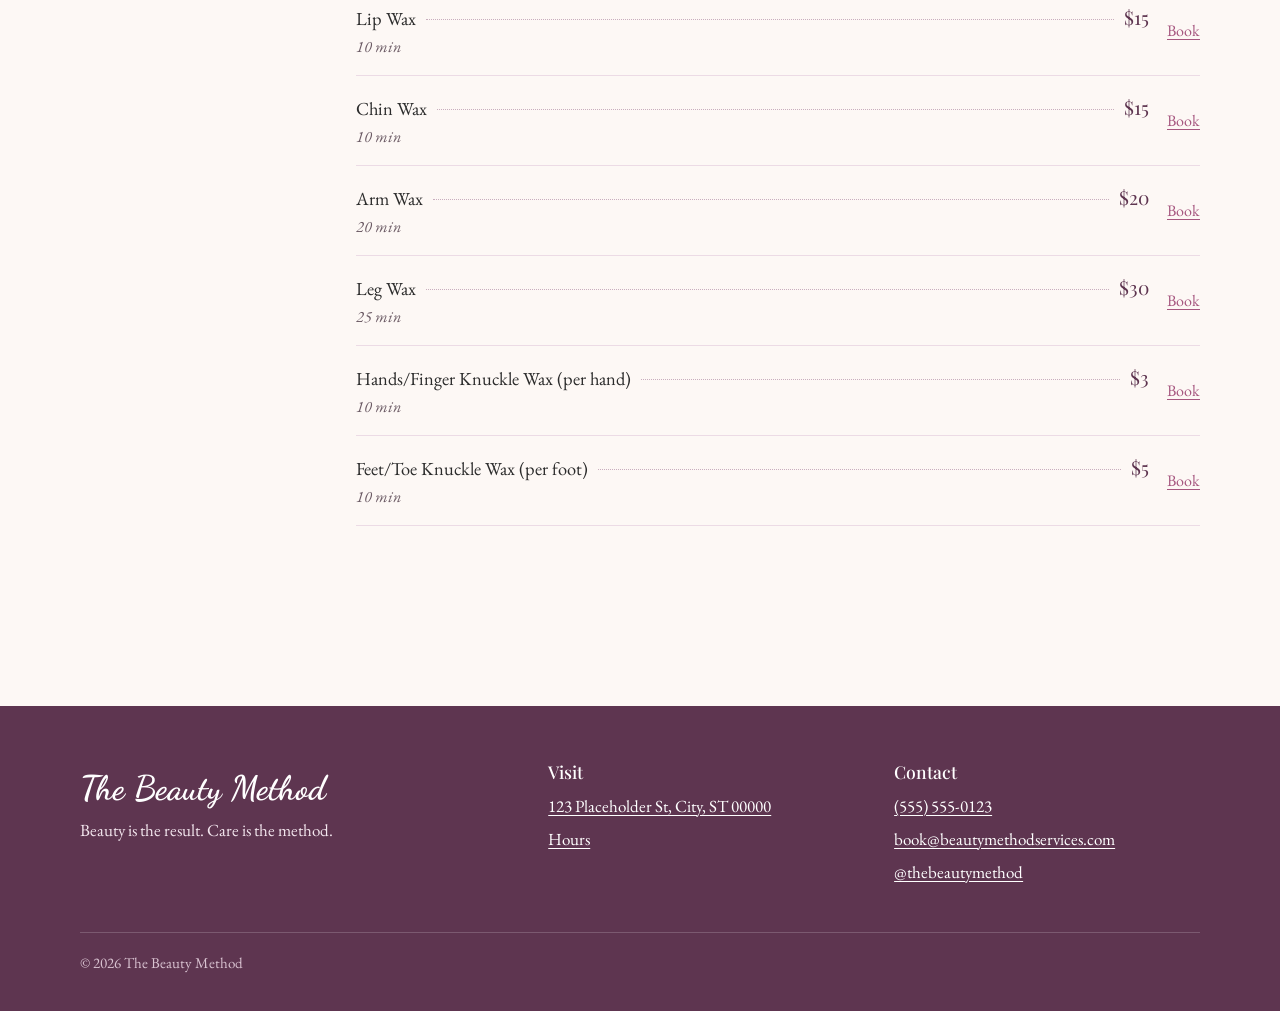
<file: services.html>
<!DOCTYPE html>
<html lang="en">
<head>
<meta charset="utf-8">
<meta name="viewport" content="width=device-width, initial-scale=1">
<title>Services & prices — The Beauty Method</title>
<meta name="description" content="Full menu of manicures, enhancements, pedicures, luxury services, add-ons, and waxing with prices and appointment times.">
<meta property="og:title" content="Services & prices — The Beauty Method">
<meta property="og:description" content="Full menu of manicures, enhancements, pedicures, luxury services, add-ons, and waxing with prices and appointment times.">
<link rel="icon" href="assets/favicon.svg" type="image/svg+xml">
<link rel="preconnect" href="https://fonts.googleapis.com">
<link rel="preconnect" href="https://fonts.gstatic.com" crossorigin>
<link href="https://fonts.googleapis.com/css2?family=Dancing+Script:wght@700&family=Playfair+Display:ital,wght@0,500;1,500&family=EB+Garamond:ital,wght@0,400;0,500;1,400&display=swap" rel="stylesheet">
<link rel="stylesheet" href="assets/css/styles.css">
</head>
<body>
<a class="skip" href="#main">Skip to content</a>
<header class="site-header">
  <div class="wrap">
    <a class="wordmark" href="index.html">The Beauty Method</a>
    <button class="nav-toggle" aria-expanded="false" aria-controls="nav">Menu</button>
    <nav class="nav" id="nav" aria-label="Main">
      <a href="index.html">Home</a>
      <a href="services.html" aria-current="page">Services</a>
      <a href="gallery.html">Gallery</a>
      <a href="about.html">About & contact</a>
      <a href="policies.html">Policies</a>
      <a class="btn btn--small" href="book.html">Book now</a>
    </nav>
  </div>
</header>
<main id="main">
<section class="page-head">
  <div class="wrap">
    <h1>Services &amp; prices</h1>
    <p class="lede measure">Prices marked + start there and depend on length and design. Times are estimates; your booking reserves the full length of everything you pick.</p>
  </div>
</section>
<section class="section" style="padding-top:20px">
  <div class="wrap menu-wrap">
    <ul class="menu-index" id="menuIndex" aria-label="Jump to section"></ul>
    <div id="menu"><p class="loading">Loading the menu…</p></div>
  </div>
</section>

</main>
<footer class="site-footer">
  <div class="wrap">
    <div class="footer-grid">
      <div>
        <a class="wordmark" href="index.html">The Beauty Method</a>
        <p>Beauty is the result. Care is the method.</p>
      </div>
      <div>
        <h2>Visit</h2>
        <p><a data-cfg="address" href="#">Address</a></p>
        <p><a href="about.html#hours">Hours</a></p>
      </div>
      <div>
        <h2>Contact</h2>
        <p><a data-cfg="phone" href="#">Phone</a></p>
        <p><a data-cfg="email" href="#">Email</a></p>
        <p><a data-cfg="instagram" href="#">Instagram</a></p>
      </div>
    </div>
    <div class="footer-bottom">© <span data-year></span> The Beauty Method</div>
  </div>
</footer>
<script src="assets/js/config.js"></script>
<script src="assets/js/api.js"></script>
<script src="assets/js/site.js"></script>
<script src="assets/js/services.js"></script>
</body>
</html>
</file>
<file: assets/css/styles.css>
/* The Beauty Method — site styles
   Palette and type carried over from the booking page so both feel like one brand. */

:root {
  --cream: #fdf8f5;
  --paper: #fffdfd;
  --blush: #f6dbe8;
  --lavender: #e3d1ea;
  --orchid: #cfa8dd;
  --rose: #a6567f;
  --plum: #5e3550;
  --ink: #2b2b2b;
  --muted: #6b5a64;
  --line: #ecdbe5;

  --script: 'Dancing Script', cursive;
  --display: 'Playfair Display', Georgia, serif;
  --body: 'EB Garamond', Georgia, serif;

  --wrap: 1120px;
  --radius-sm: 6px;
  --radius: 14px;
}

*, *::before, *::after { box-sizing: border-box; }

html { -webkit-text-size-adjust: 100%; scroll-behavior: smooth; }

body {
  margin: 0;
  background: var(--cream);
  color: var(--ink);
  font-family: var(--body);
  font-size: 19px;
  line-height: 1.6;
}

img { max-width: 100%; display: block; }

a { color: var(--rose); text-underline-offset: 3px; text-decoration-thickness: 1px; }
a:hover { color: var(--plum); }

:focus-visible { outline: 2px solid var(--rose); outline-offset: 3px; border-radius: 4px; }

h1, h2, h3 { font-family: var(--display); color: var(--plum); line-height: 1.15; font-weight: 500; margin: 0 0 .5em; }
h1 { font-size: clamp(2.4rem, 5.4vw, 4.1rem); letter-spacing: -0.01em; }
h2 { font-size: clamp(1.8rem, 3.4vw, 2.5rem); }
h3 { font-size: 1.3rem; }
p { margin: 0 0 1em; }

.wrap { width: min(100% - 40px, var(--wrap)); margin-inline: auto; }
.measure { max-width: 34em; }
.lede { font-size: 1.2rem; color: var(--muted); }

.skip { position: absolute; left: -999px; top: 8px; background: var(--plum); color: #fff; padding: 8px 14px; border-radius: var(--radius-sm); z-index: 100; }
.skip:focus { left: 12px; }

/* Placeholder content to swap before launch — search the HTML for class="ph" */
.ph { background: linear-gradient(transparent 55%, rgba(207,168,221,.45) 55%); }

/* ---------- Header ---------- */
.site-header {
  position: sticky; top: 0; z-index: 20;
  background: rgba(253,248,245,.92);
  backdrop-filter: blur(8px);
  border-bottom: 1px solid var(--line);
}
.site-header .wrap { display: flex; align-items: center; justify-content: space-between; gap: 20px; height: 72px; }

.wordmark { font-family: var(--script); font-weight: 700; font-size: 30px; color: var(--ink); text-decoration: none; white-space: nowrap; }
.wordmark:hover { color: var(--plum); }

.nav { display: flex; align-items: center; gap: 28px; }
.nav a { color: var(--ink); text-decoration: none; font-size: 18px; }
.nav a:hover { color: var(--rose); }
.nav a[aria-current="page"] { color: var(--rose); text-decoration: underline; text-underline-offset: 6px; }

.nav-toggle { display: none; background: none; border: 1px solid var(--line); border-radius: var(--radius-sm); padding: 8px 12px; font: inherit; font-size: 16px; color: var(--ink); cursor: pointer; }

/* ---------- Buttons ---------- */
.btn {
  display: inline-block;
  font-family: var(--display);
  font-size: 17px;
  padding: 13px 26px;
  border-radius: 999px;
  border: 1px solid var(--plum);
  background: var(--plum);
  color: var(--cream);
  text-decoration: none;
  cursor: pointer;
  transition: background .2s, color .2s;
}
.btn:hover { background: var(--rose); border-color: var(--rose); color: #fff; }
.btn--ghost { background: transparent; color: var(--plum); }
.btn--ghost:hover { background: var(--blush); border-color: var(--plum); color: var(--plum); }
.btn--small { padding: 8px 18px; font-size: 15px; }
.btn:disabled { background: #e6dfe3; border-color: #d6ccd2; color: #8b8088; cursor: not-allowed; }
.nav .btn { color: var(--cream); }
.nav .btn:hover { color: #fff; }

.actions { display: flex; flex-wrap: wrap; gap: 14px; margin-top: 30px; }

/* ---------- Image placeholders ---------- */
.photo {
  position: relative;
  background: linear-gradient(150deg, var(--blush), #f9eaf1 45%, var(--lavender));
  display: flex; align-items: flex-end; justify-content: center;
  overflow: hidden;
}
.photo img { position: absolute; inset: 0; width: 100%; height: 100%; object-fit: cover; }
.photo .photo-note { position: relative; margin: 0 0 18px; font-size: 14px; font-style: italic; color: var(--plum); background: rgba(255,253,253,.75); padding: 3px 12px; border-radius: 999px; }

/* ---------- Hero ---------- */
.hero { padding: 72px 0 88px; }
.hero .wrap { display: grid; grid-template-columns: 1.15fr .85fr; gap: 64px; align-items: center; }
.hero h1 { max-width: 11em; }
.hero h1 .second { display: block; font-style: italic; color: var(--rose); }

/* The one bold move: images framed in an almond nail shape */
.almond {
  aspect-ratio: 3 / 4.3;
  border-radius: 50% 50% 24% 24% / 66% 66% 16% 16%;
  width: 100%; max-width: 380px; justify-self: center;
  box-shadow: 0 0 0 10px var(--paper), 0 0 0 11px var(--line);
  animation: rise 1.1s ease-out both;
}
@keyframes rise { from { opacity: 0; transform: translateY(14px); } to { opacity: 1; transform: none; } }

/* ---------- Sections ---------- */
.section { padding: 84px 0; }
.section--tint { background: var(--paper); border-block: 1px solid var(--line); }
.section-head { margin-bottom: 40px; }
.section-head p { color: var(--muted); max-width: 34em; }

/* The method — a real sequence, so it's numbered */
.method { list-style: none; padding: 0; margin: 0; display: grid; grid-template-columns: repeat(4, 1fr); gap: 32px; counter-reset: step; }
.method li { counter-increment: step; border-top: 1px solid var(--orchid); padding-top: 18px; }
.method li::before { content: counter(step); display: block; font-family: var(--display); font-style: italic; font-size: 2.2rem; color: var(--rose); line-height: 1; margin-bottom: 10px; }
.method h3 { margin-bottom: .3em; }
.method p { color: var(--muted); font-size: 17px; margin: 0; }

/* Category list on home */
.categories { display: grid; grid-template-columns: repeat(3, 1fr); gap: 0 48px; }
.category { display: block; padding: 22px 0; border-bottom: 1px solid var(--line); text-decoration: none; color: var(--ink); }
.category:hover h3 { color: var(--rose); }
.category h3 { display: flex; justify-content: space-between; align-items: baseline; gap: 12px; margin-bottom: 4px; }
.category h3 span { font-family: var(--body); font-size: 16px; font-style: italic; color: var(--muted); font-weight: 400; white-space: nowrap; }
.category p { margin: 0; color: var(--muted); font-size: 17px; }

.strip { display: grid; grid-template-columns: repeat(3, 1fr); gap: 20px; }
.strip .photo { aspect-ratio: 1; border-radius: var(--radius); }

.visit { display: grid; grid-template-columns: 1fr 1fr; gap: 56px; align-items: start; }

/* ---------- Page header (inner pages) ---------- */
.page-head { padding: 64px 0 28px; }
.page-head h1 { font-size: clamp(2.2rem, 4.6vw, 3.4rem); }

/* ---------- Service menu ---------- */
.menu-wrap { display: grid; grid-template-columns: 220px 1fr; gap: 56px; align-items: start; }
.menu-index { position: sticky; top: 100px; list-style: none; margin: 0; padding: 0; }
.menu-index a { display: block; padding: 6px 0; color: var(--muted); text-decoration: none; font-size: 17px; }
.menu-index a:hover { color: var(--rose); }

.menu-section { margin-bottom: 56px; scroll-margin-top: 96px; }
.menu-section h2 { font-size: 1.9rem; border-bottom: 1px solid var(--orchid); padding-bottom: 10px; margin-bottom: 8px; }
.menu-section .note { color: var(--muted); font-style: italic; font-size: 17px; margin: 0 0 6px; }
.menu-list { list-style: none; margin: 0; padding: 0; }
.menu-item { display: grid; grid-template-columns: 1fr auto; column-gap: 18px; padding: 16px 0; border-bottom: 1px solid var(--line); }
.menu-item .row { display: flex; align-items: baseline; gap: 10px; }
.menu-item .name { font-size: 1.15rem; }
.menu-item .leader { flex: 1; border-bottom: 1px dotted #c9aebe; transform: translateY(-5px); min-width: 20px; }
.menu-item .price { font-family: var(--display); color: var(--plum); white-space: nowrap; }
.menu-item .dur { color: var(--muted); font-style: italic; font-size: 16px; }
.menu-item .book-link { align-self: center; font-size: 16px; white-space: nowrap; }

.loading { color: var(--muted); font-style: italic; }
.error-note { color: #a3324f; }

/* ---------- Gallery ---------- */
.gallery { display: grid; grid-template-columns: repeat(3, 1fr); gap: 20px; }
.gallery figure { margin: 0; }
.gallery .photo { aspect-ratio: 4 / 5; border-radius: var(--radius); }
.gallery figcaption { margin-top: 8px; color: var(--muted); font-size: 16px; }
.gallery figure:nth-child(3n+2) { margin-top: 48px; }

/* ---------- About / contact ---------- */
.about { display: grid; grid-template-columns: .8fr 1.2fr; gap: 64px; align-items: start; }
.about .almond { max-width: 360px; }
.contact-grid { display: grid; grid-template-columns: 1fr 1fr; gap: 56px; }
.facts { margin: 0; }
.facts dt { font-family: var(--display); color: var(--plum); font-size: 1.05rem; margin-top: 18px; }
.facts dt:first-child { margin-top: 0; }
.facts dd { margin: 2px 0 0; }

.hours { width: 100%; border-collapse: collapse; }
.hours th, .hours td { text-align: left; padding: 8px 0; border-bottom: 1px solid var(--line); font-weight: 400; }
.hours td { text-align: right; }
.hours tr.closed td { color: var(--muted); font-style: italic; }
.hours tr.today th, .hours tr.today td { color: var(--rose); }

.map { aspect-ratio: 4 / 3; border-radius: var(--radius); border: 1px solid var(--line); overflow: hidden; }
.map iframe { width: 100%; height: 100%; border: 0; }

/* ---------- Policies ---------- */
.policies { display: grid; grid-template-columns: 1fr 1fr; gap: 24px 56px; }
.policies section { padding-top: 16px; border-top: 1px solid var(--orchid); }
.policies p { color: var(--muted); }
.faq details { border-bottom: 1px solid var(--line); padding: 16px 0; }
.faq summary { cursor: pointer; font-family: var(--display); color: var(--plum); font-size: 1.15rem; list-style: none; display: flex; justify-content: space-between; gap: 16px; }
.faq summary::-webkit-details-marker { display: none; }
.faq summary::after { content: '+'; color: var(--rose); font-size: 1.4rem; line-height: 1; transition: transform .2s; }
.faq details[open] summary::after { transform: rotate(45deg); }
.faq details p { margin: 12px 0 0; color: var(--muted); max-width: 40em; }

/* ---------- Booking ---------- */
.book-layout { display: grid; grid-template-columns: 1fr 340px; gap: 48px; align-items: start; }

.demo-banner { background: var(--blush); border: 1px dashed var(--rose); border-radius: var(--radius-sm); padding: 10px 16px; margin-bottom: 28px; font-size: 16px; }

.step { border: 0; margin: 0 0 44px; padding: 0; min-width: 0; }
.step > legend { display: flex; align-items: baseline; gap: 12px; font-family: var(--display); font-size: 1.6rem; color: var(--plum); padding: 0; margin-bottom: 16px; }
.step > legend .n { font-style: italic; color: var(--rose); }

.svc-group { margin-bottom: 22px; }
.svc-group h3 { font-size: 1.05rem; color: var(--rose); margin-bottom: 6px; }
.svc { display: grid; grid-template-columns: auto 1fr auto; gap: 12px; align-items: baseline; padding: 10px 12px; border-radius: var(--radius-sm); cursor: pointer; }
.svc:hover { background: #fbf0f5; }
.svc input { accent-color: var(--rose); width: 18px; height: 18px; transform: translateY(3px); }
.svc .meta { color: var(--muted); font-style: italic; font-size: 16px; white-space: nowrap; }
.svc .price { font-family: var(--display); color: var(--plum); font-size: 16px; }
.svc:has(input:checked) { background: var(--blush); }

.chips { display: flex; flex-wrap: wrap; gap: 10px; }
.chip { position: relative; }
.chip input { position: absolute; opacity: 0; inset: 0; margin: 0; cursor: pointer; }
.chip span { display: block; padding: 9px 16px; border: 1px solid #dcc6d3; border-radius: 999px; background: var(--paper); font-size: 17px; line-height: 1.25; text-align: center; }
.chip--date span { min-width: 84px; }
.chip--date small { display: block; font-size: 13px; color: var(--muted); }
.chip input:hover + span { border-color: var(--rose); }
.chip input:focus-visible + span { outline: 2px solid var(--rose); outline-offset: 2px; }
.chip input:checked + span { background: var(--plum); border-color: var(--plum); color: var(--cream); }
.chip input:checked + span small { color: var(--lavender); }
.chip input:disabled { cursor: not-allowed; }
.chip input:disabled + span { color: #b3a7ae; text-decoration: line-through; background: transparent; border-style: dashed; }
.hint { color: var(--muted); font-style: italic; font-size: 17px; margin: 0; }

.field { margin-bottom: 18px; }
.field label { display: block; font-size: 17px; margin-bottom: 6px; }
.field .opt { color: var(--muted); font-style: italic; }
.fields-2 { display: grid; grid-template-columns: 1fr 1fr; gap: 0 18px; }
input[type=text], input[type=tel], input[type=email], textarea {
  width: 100%; padding: 11px 12px; border: 1px solid #dcc6d3; border-radius: var(--radius-sm);
  background: var(--paper); font: inherit; font-size: 17px; color: var(--ink);
}
input:focus, textarea:focus { outline: none; border-color: var(--rose); box-shadow: 0 0 0 3px rgba(166,86,127,.15); }
.hp-field { position: absolute; left: -9999px; top: -9999px; height: 0; overflow: hidden; }

.summary { position: sticky; top: 96px; background: var(--paper); border: 1px solid var(--line); border-radius: var(--radius); padding: 24px; }
.summary h2 { font-size: 1.4rem; margin-bottom: 12px; }
.summary ul { list-style: none; margin: 0 0 14px; padding: 0; font-size: 17px; }
.summary li { display: flex; justify-content: space-between; gap: 12px; padding: 5px 0; border-bottom: 1px solid var(--line); }
.summary .totals { display: grid; grid-template-columns: 1fr auto; gap: 4px 12px; font-size: 17px; margin: 0 0 18px; }
.summary .totals dt { color: var(--muted); }
.summary .totals dd { margin: 0; text-align: right; font-family: var(--display); color: var(--plum); }
.summary .btn { width: 100%; }
.summary .fine { font-size: 15px; color: var(--muted); margin: 12px 0 0; }
#message { margin-top: 14px; font-size: 17px; }
#message.error { color: #a3324f; }

.confirmed { background: var(--paper); border: 1px solid var(--line); border-radius: var(--radius); padding: 40px; max-width: 620px; }
.confirmed h2 { margin-bottom: .3em; }
.confirmed .when { font-family: var(--display); font-size: 1.35rem; color: var(--plum); }

/* ---------- Footer ---------- */
.site-footer { background: var(--plum); color: #f3e6ee; padding: 56px 0 36px; margin-top: 40px; }
.site-footer a { color: #fff; }
.site-footer .wordmark { color: #fff; font-size: 34px; }
.footer-grid { display: grid; grid-template-columns: 1.4fr 1fr 1fr; gap: 40px; }
.footer-grid p { margin: 0 0 6px; font-size: 17px; }
.footer-grid h2 { color: #fff; font-size: 1.1rem; margin-bottom: 10px; }
.footer-bottom { margin-top: 40px; padding-top: 18px; border-top: 1px solid rgba(255,255,255,.18); font-size: 15px; color: #d9c3d1; }

/* ---------- Responsive ---------- */
@media (max-width: 960px) {
  .method { grid-template-columns: repeat(2, 1fr); }
  .categories { grid-template-columns: repeat(2, 1fr); }
  .book-layout { grid-template-columns: 1fr; }
  .summary { position: static; }
  .menu-wrap { grid-template-columns: 1fr; gap: 0; }
  .menu-index { position: static; display: flex; flex-wrap: wrap; gap: 4px 18px; margin-bottom: 36px; }
}

@media (max-width: 780px) {
  body { font-size: 18px; }
  .nav-toggle { display: block; }
  .nav { display: none; position: absolute; top: 72px; left: 0; right: 0; flex-direction: column; align-items: stretch; gap: 0; background: var(--cream); border-bottom: 1px solid var(--line); padding: 8px 20px 20px; }
  .nav.open { display: flex; }
  .nav a { padding: 12px 0; border-bottom: 1px solid var(--line); }
  .nav .btn { margin-top: 14px; text-align: center; border-bottom: 1px solid var(--plum); }

  .hero { padding: 40px 0 64px; }
  .hero .wrap { grid-template-columns: 1fr; gap: 40px; }
  .hero .almond { max-width: 300px; margin-inline: auto; order: -1; }
  .section { padding: 64px 0; }
  .categories, .visit, .about, .contact-grid, .policies, .footer-grid, .fields-2 { grid-template-columns: 1fr; }
  .about .almond { margin-inline: auto; max-width: 280px; }
  .gallery { grid-template-columns: repeat(2, 1fr); gap: 14px; }
  .gallery figure:nth-child(3n+2) { margin-top: 0; }
  .strip { gap: 10px; }
  .confirmed { padding: 28px 22px; }
}

@media (max-width: 520px) {
  .method { grid-template-columns: 1fr; }
  .menu-item { grid-template-columns: 1fr; }
  .menu-item .book-link { justify-self: start; margin-top: 4px; }
  .svc { padding: 10px 6px; gap: 10px; }
}

@media (prefers-reduced-motion: reduce) {
  *, *::before, *::after { animation: none !important; transition: none !important; scroll-behavior: auto !important; }
}

/* Fixes from review */
.nav .btn[aria-current="page"] { color: var(--cream); text-decoration: none; }
.summary .totals { grid-template-columns: auto 1fr; }
.summary .totals dt { white-space: nowrap; }
@media (max-width: 780px) { .strip .photo-note { font-size: 12px; margin-bottom: 10px; padding: 2px 8px; } }
</file>
